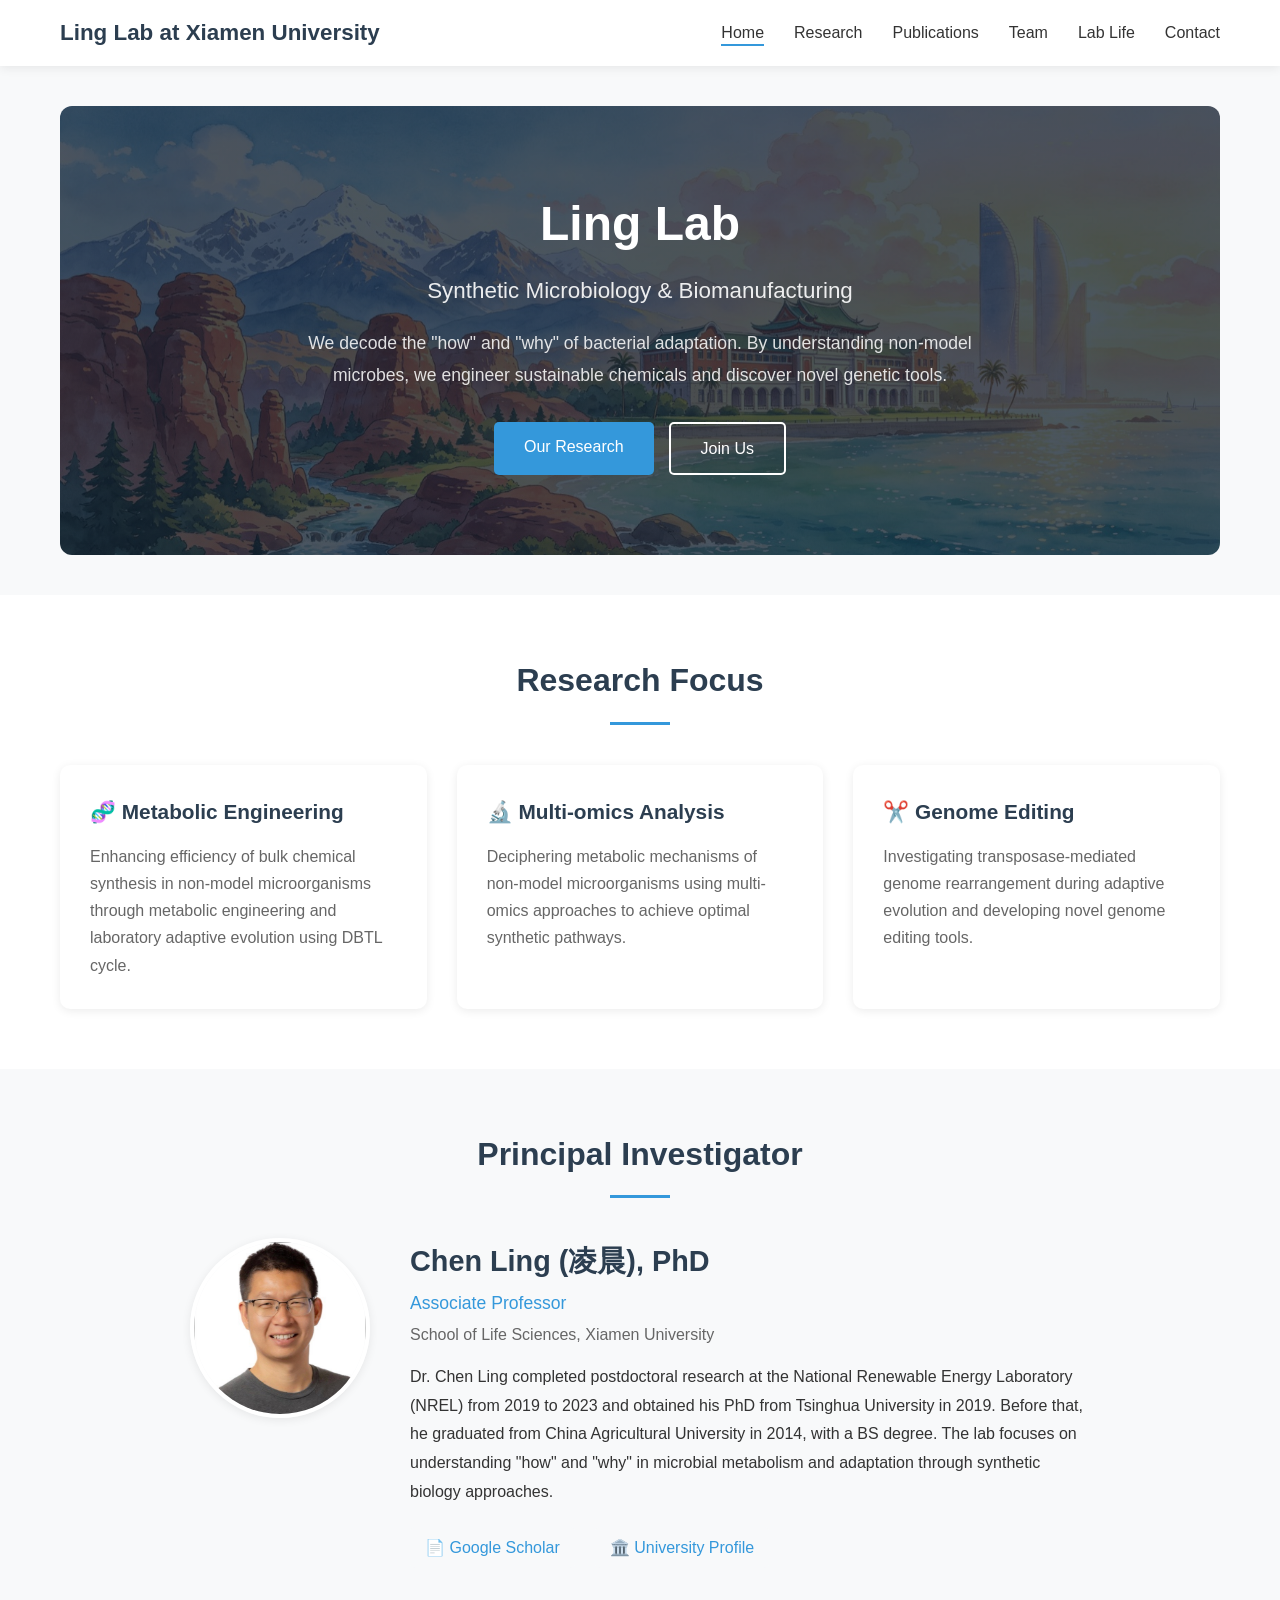
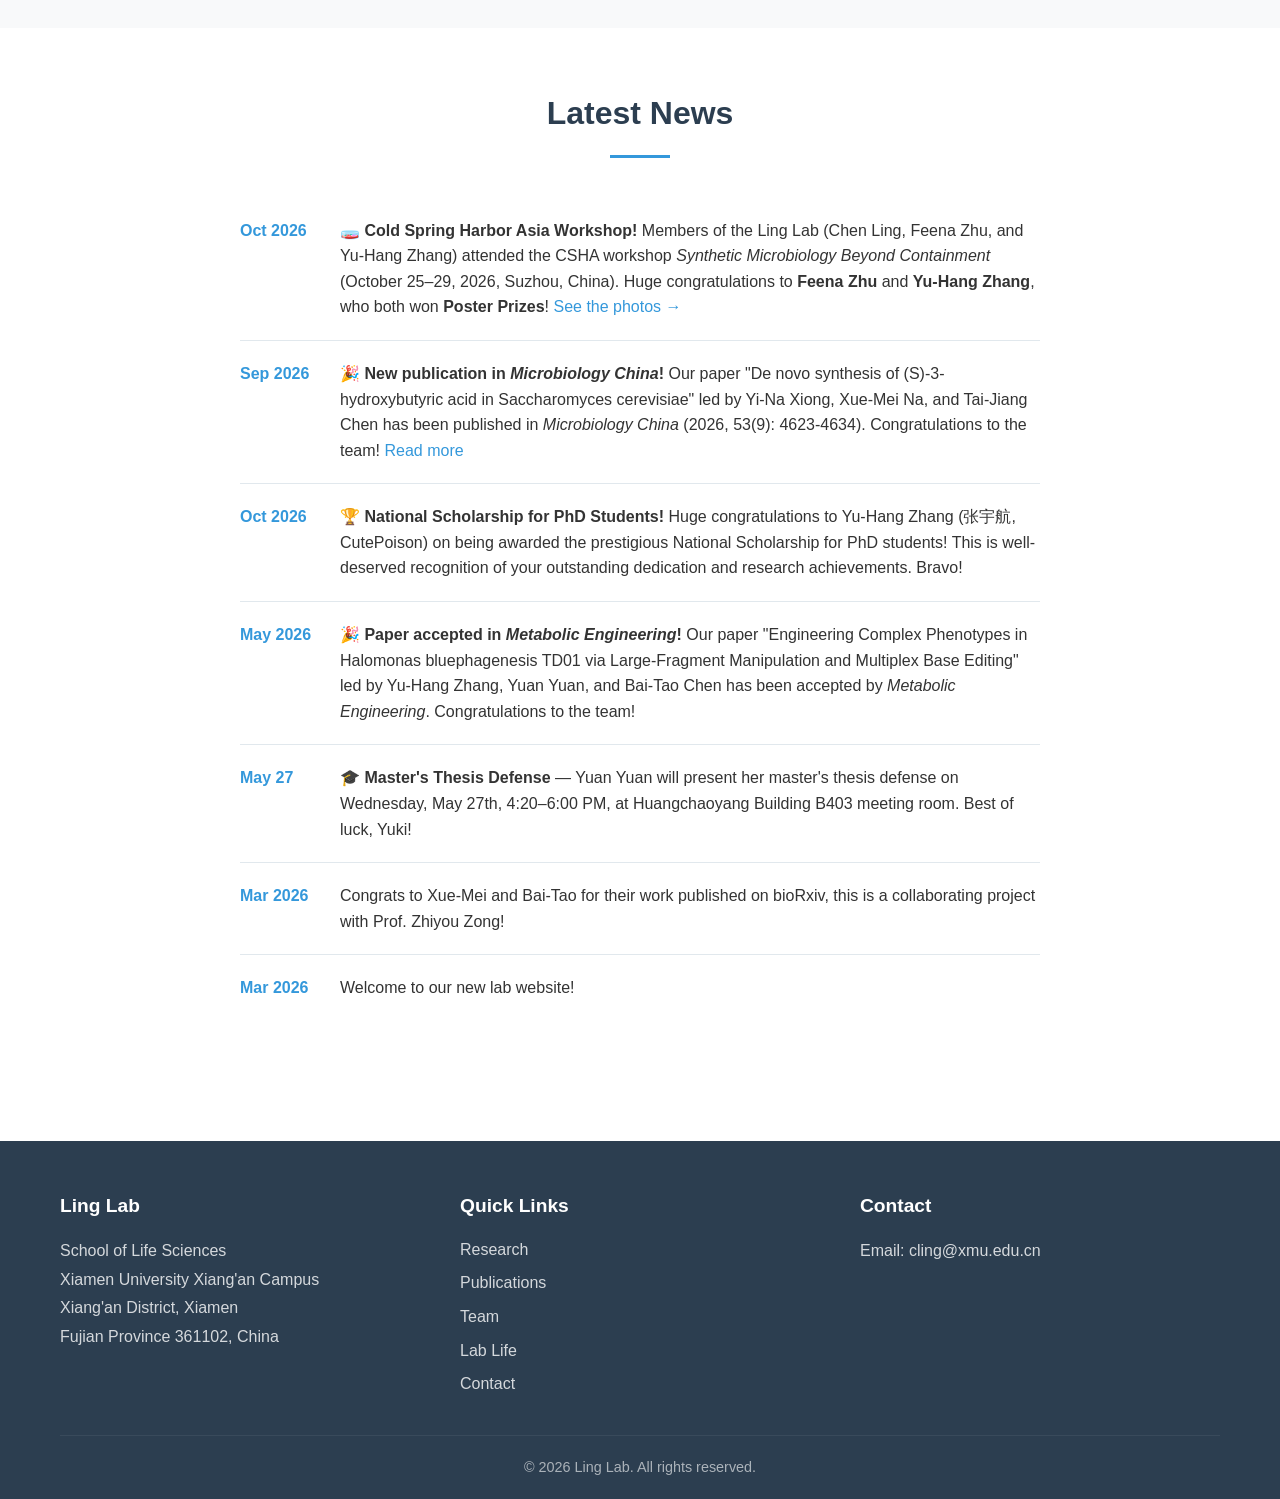
<file: index.html>
<!DOCTYPE html>
<html lang="en">
<head>
    <meta name="google-site-verification" content="lqvhTowZlFKCZRG9SeTE9qPdjonNHHuk9wwWH_MN2nc" />
    <meta charset="UTF-8">
    <meta name="viewport" content="width=device-width, initial-scale=1.0">
    <title>Ling Lab - Xiamen University</title>
    <meta name="description" content="Ling Lab at Xiamen University - Synthetic Biology, Metabolic Engineering, and Genome Editing">
    <link rel="stylesheet" href="css/style.css?v=20261009f">
    <link rel="preconnect" href="https://fonts.googleapis.com">
    <link rel="preconnect" href="https://fonts.gstatic.com" crossorigin>
    <link href="https://fonts.googleapis.com/css2?family=Inter:wght@300;400;500;600;700&display=swap" rel="stylesheet">
</head>
<body>
    <!-- Navigation -->
    <nav class="navbar">
        <div class="container">
            <div class="nav-brand">
                <a href="index.html">Ling Lab at Xiamen University</a>
            </div>
            <ul class="nav-menu">
                <li><a href="index.html" class="active">Home</a></li>
                <li><a href="research.html">Research</a></li>
                <li><a href="publications.html">Publications</a></li>
                <li><a href="team.html">Team</a></li>
                <li><a href="lab-life.html">Lab Life</a></li>
                <li><a href="contact.html">Contact</a></li>
            </ul>
        </div>
    </nav>

    <!-- Hero Section -->
    <section class="hero hero-home">
        <div class="container">
            <div class="hero-banner">
                <h1>Ling Lab</h1>
                <p class="hero-subtitle">Synthetic Microbiology & Biomanufacturing</p>
                <p class="hero-description">
                    We decode the "how" and "why" of bacterial adaptation. By understanding non-model microbes, we engineer sustainable chemicals and discover novel genetic tools.
                </p>
                <div class="hero-buttons">
                    <a href="research.html" class="btn btn-primary">Our Research</a>
                    <a href="contact.html" class="btn btn-secondary">Join Us</a>
                </div>
            </div>
        </div>
    </section>

    <!-- Research Overview -->
    <section class="section">
        <div class="container">
            <h2>Research Focus</h2>
            <div class="research-grid">
                <div class="research-card">
                    <h3>🧬 Metabolic Engineering</h3>
                    <p>Enhancing efficiency of bulk chemical synthesis in non-model microorganisms through metabolic engineering and laboratory adaptive evolution using DBTL cycle.</p>
                </div>
                <div class="research-card">
                    <h3>🔬 Multi-omics Analysis</h3>
                    <p>Deciphering metabolic mechanisms of non-model microorganisms using multi-omics approaches to achieve optimal synthetic pathways.</p>
                </div>
                <div class="research-card">
                    <h3>✂️ Genome Editing</h3>
                    <p>Investigating transposase-mediated genome rearrangement during adaptive evolution and developing novel genome editing tools.</p>
                </div>
            </div>
        </div>
    </section>

    <!-- PI Section -->
    <section class="section section-light">
        <div class="container">
            <h2>Principal Investigator</h2>
            <div class="pi-section" style="margin-top: 40px;">
                <img src="images/pi.jpg" alt="Chen Ling" class="pi-avatar">
                <div class="pi-info">
                    <h3>Chen Ling (凌晨), PhD</h3>
                    <p class="pi-title">Associate Professor </p>
                    <p class="pi-affiliation">School of Life Sciences, Xiamen University</p>
                    <p class="pi-bio">
                        Dr. Chen Ling completed postdoctoral research at the National Renewable Energy Laboratory (NREL) from 2019 to 2023 and obtained his PhD from Tsinghua University in 2019. Before that, he graduated from China Agricultural University in 2014, with a BS degree. The lab focuses on understanding "how" and "why" in microbial metabolism and adaptation through synthetic biology approaches.
                    </p>
                    <div class="pi-links">
                        <a href="https://scholar.google.com/citations?user=_sg0ZJgAAAAJ&hl=en" target="_blank">
                            📄 Google Scholar
                        </a>
                        <a href="https://life.xmu.edu.cn/info/1039/11561.htm" target="_blank">
                            🏛️ University Profile
                        </a>
                    </div>
                </div>
            </div>
        </div>
    </section>

    <!-- News Section -->
    <section class="section">
        <div class="container">
            <h2>Latest News</h2>
            <div class="news-list">
                <div class="news-item">
                    <span class="news-date">Oct 2026</span>
                    <p><strong>🧫 Cold Spring Harbor Asia Workshop!</strong> Members of the Ling Lab (Chen Ling, Feena Zhu, and Yu-Hang Zhang) attended the CSHA workshop <em>Synthetic Microbiology Beyond Containment</em> (October 25–29, 2026, Suzhou, China). Huge congratulations to <strong>Feena Zhu</strong> and <strong>Yu-Hang Zhang</strong>, who both won <strong>Poster Prizes</strong>! <a href="csha-workshop-2026.html">See the photos →</a></p>
                </div>

                <div class="news-item">
                    <span class="news-date">Sep 2026</span>
                    <p><strong>🎉 New publication in <em>Microbiology China</em>!</strong> Our paper "De novo synthesis of (S)-3-hydroxybutyric acid in Saccharomyces cerevisiae" led by Yi-Na Xiong, Xue-Mei Na, and Tai-Jiang Chen has been published in <em>Microbiology China</em> (2026, 53(9): 4623-4634). Congratulations to the team! <a href="https://doi.org/10.13344/j.microbiol.china.260438" target="_blank">Read more</a></p>
                </div>

                <div class="news-item">
                    <span class="news-date">Oct 2026</span>
                    <p><strong>🏆 National Scholarship for PhD Students!</strong> Huge congratulations to Yu-Hang Zhang (张宇航, CutePoison) on being awarded the prestigious National Scholarship for PhD students! This is well-deserved recognition of your outstanding dedication and research achievements. Bravo!</p>
                </div>

                <div class="news-item">
                    <span class="news-date">May 2026</span>
                    <p><strong>🎉 Paper accepted in <em>Metabolic Engineering</em>!</strong> Our paper "Engineering Complex Phenotypes in Halomonas bluephagenesis TD01 via Large-Fragment Manipulation and Multiplex Base Editing" led by Yu-Hang Zhang, Yuan Yuan, and Bai-Tao Chen has been accepted by <em>Metabolic Engineering</em>. Congratulations to the team!</p>
                </div>
                <div class="news-item">
                    <span class="news-date">May 27</span>
                    <p><strong>🎓 Master's Thesis Defense</strong> — Yuan Yuan will present her master's thesis defense on Wednesday, May 27th, 4:20–6:00 PM, at Huangchaoyang Building B403 meeting room. Best of luck, Yuki!</p>
                </div>
                <div class="news-item">
                    <span class="news-date">Mar 2026</span>
                    <p>Congrats to Xue-Mei and Bai-Tao for their work published on bioRxiv, this is a collaborating project with Prof. Zhiyou Zong!</p>
                </div>
                <div class="news-item">
                    <span class="news-date">Mar 2026</span>
                    <p>Welcome to our new lab website!</p>
                </div>
            </div>
        </div>
    </section>

    <!-- Footer -->
    <footer class="footer">
        <div class="container">
            <div class="footer-content">
                <div class="footer-section">
                    <h4>Ling Lab</h4>
                    <p>School of Life Sciences<br>Xiamen University Xiang'an Campus<br>Xiang'an District, Xiamen<br>Fujian Province 361102, China</p>
                </div>
                <div class="footer-section">
                    <h4>Quick Links</h4>
                    <ul>
                        <li><a href="research.html">Research</a></li>
                        <li><a href="publications.html">Publications</a></li>
                        <li><a href="team.html">Team</a></li>
                        <li><a href="lab-life.html">Lab Life</a></li>
                        <li><a href="contact.html">Contact</a></li>
                    </ul>
                </div>
                <div class="footer-section">
                    <h4>Contact</h4>
                    <p>Email: cling@xmu.edu.cn</p>
                </div>
            </div>
            <div class="footer-bottom">
                <p>&copy; 2026 Ling Lab. All rights reserved.</p>
            </div>
        </div>
    </footer>
</body>
</html>
</file>
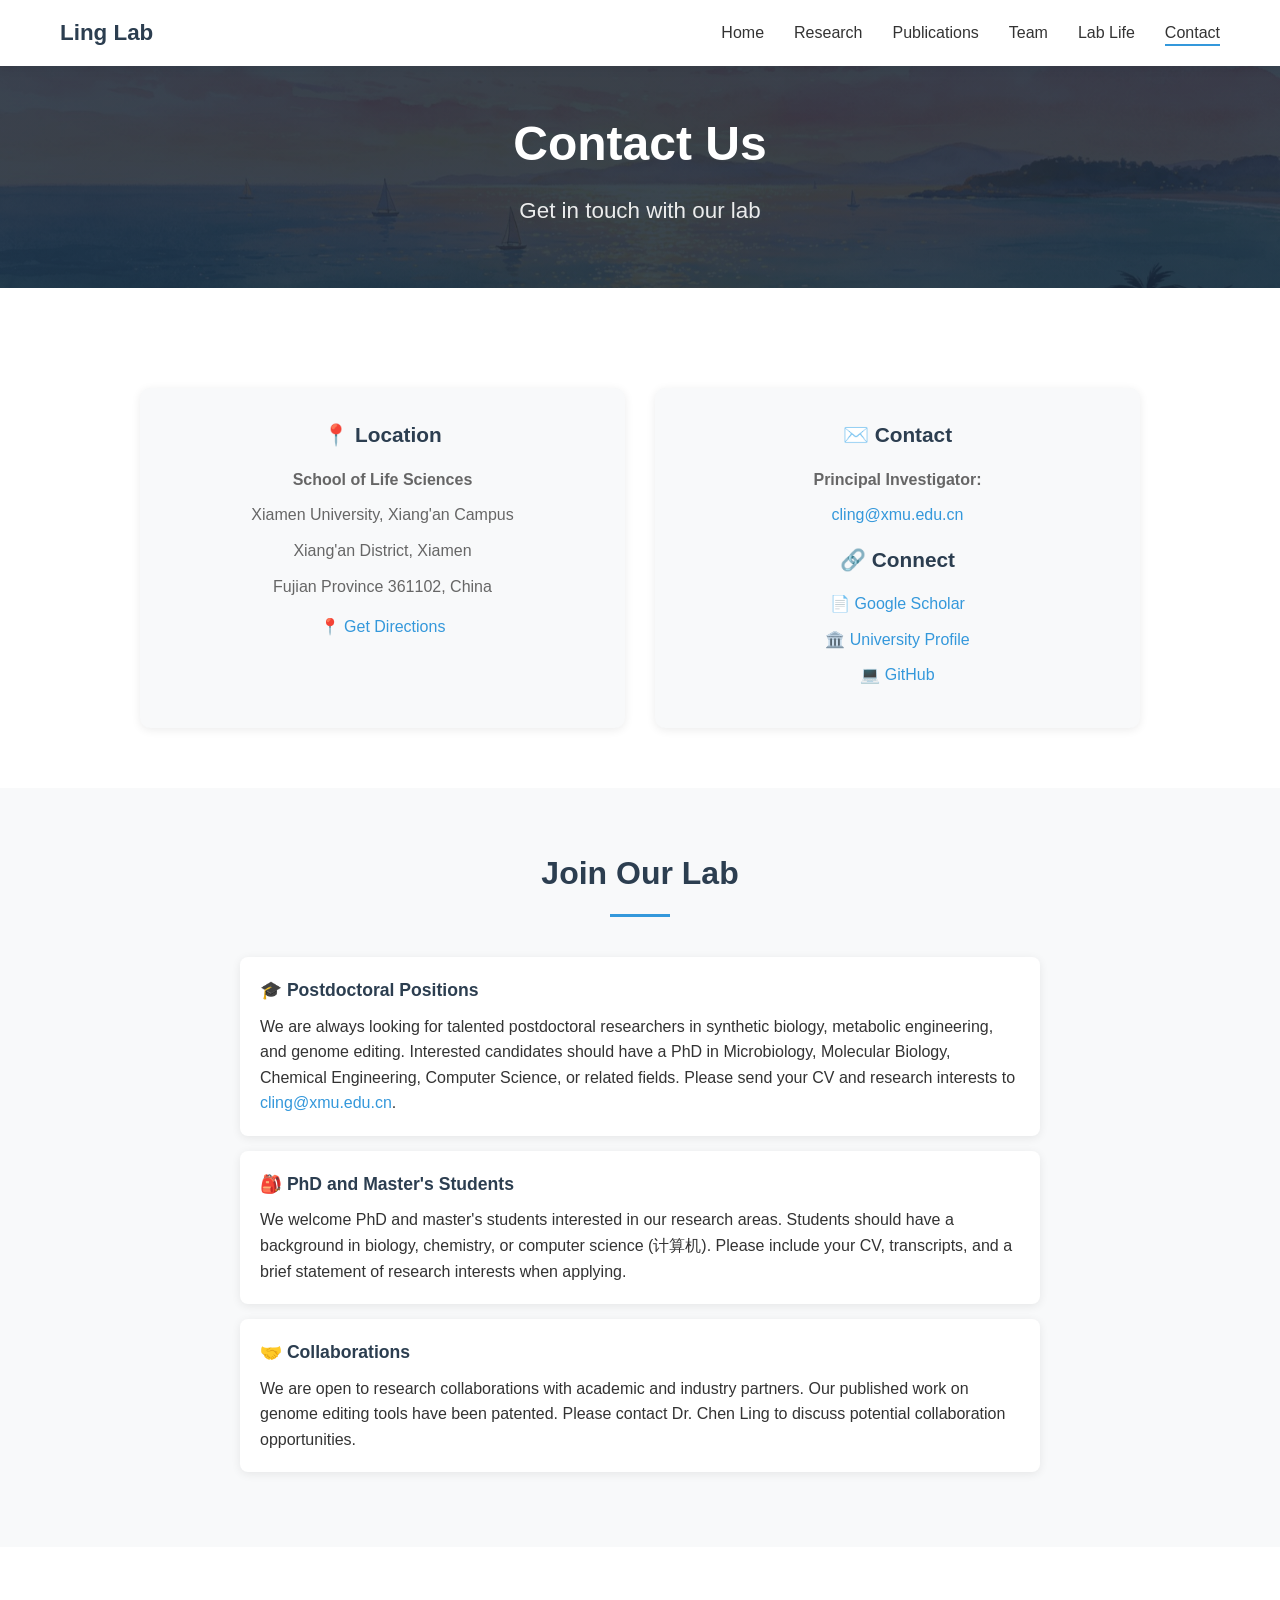
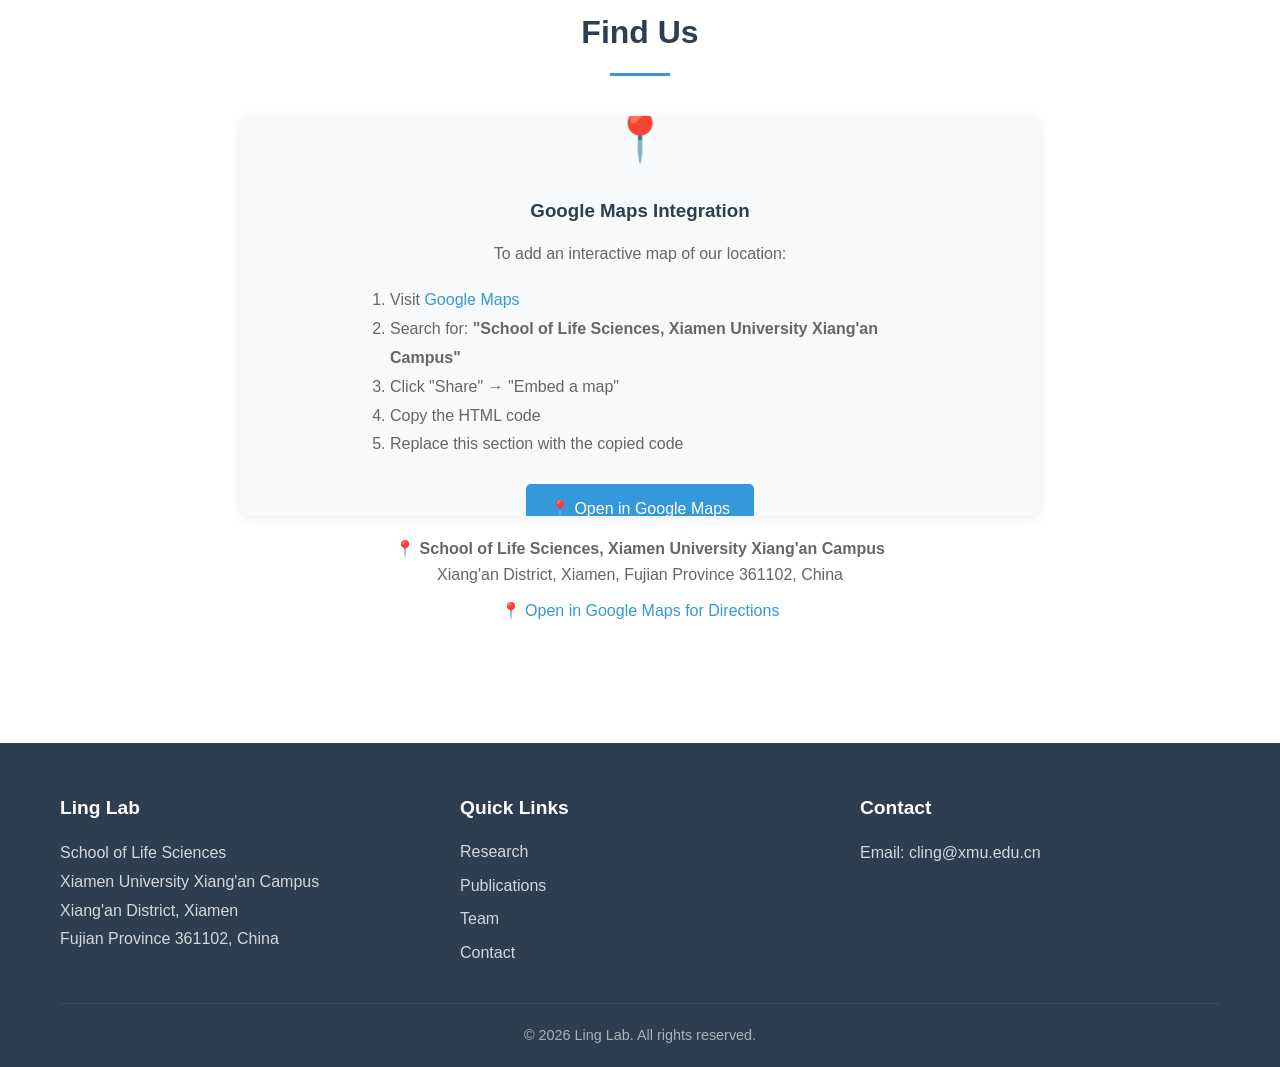
<file: contact.html>
<!DOCTYPE html>
<html lang="en">
<head>
    <meta charset="UTF-8">
    <meta name="viewport" content="width=device-width, initial-scale=1.0">
    <title>Contact - Ling Lab | Xiamen University</title>
    <meta name="description" content="Contact Ling Lab at Xiamen University">
    <link rel="stylesheet" href="css/style.css?v=20261009g">
    <link rel="preconnect" href="https://fonts.googleapis.com">
    <link rel="preconnect" href="https://fonts.gstatic.com" crossorigin>
    <link href="https://fonts.googleapis.com/css2?family=Inter:wght@300;400;500;600;700&display=swap" rel="stylesheet">
</head>
<body>
    <!-- Navigation -->
    <nav class="navbar">
        <div class="container">
            <div class="nav-brand">
                <a href="index.html">Ling Lab</a>
            </div>
            <ul class="nav-menu">
                <li><a href="index.html">Home</a></li>
                <li><a href="research.html">Research</a></li>
                <li><a href="publications.html">Publications</a></li>
                <li><a href="team.html">Team</a></li>
                <li><a href="lab-life.html">Lab Life</a></li>
                <li><a href="contact.html" class="active">Contact</a></li>
            </ul>
        </div>
    </nav>

    <!-- Hero -->
    <section class="hero hero-bg-coast" style="padding: 40px 0;">
        <div class="container">
            <h1>Contact Us</h1>
            <p class="hero-subtitle">Get in touch with our lab</p>
        </div>
    </section>

    <!-- Contact Information -->
    <section class="section">
        <div class="container">
            <div class="contact-grid">
                <div class="contact-card">
                    <h3>📍 Location</h3>
                    <p><strong>School of Life Sciences</strong></p>
                    <p>Xiamen University, Xiang'an Campus</p>
                    <p>Xiang'an District, Xiamen</p>
                    <p>Fujian Province 361102, China</p>
                    <p style="margin-top: 15px;">
                        <a href="https://maps.google.com/?q=School+of+Life+Sciences+Xiamen+University+Xiang'an+Campus" target="_blank">
                            📍 Get Directions
                        </a>
                    </p>
                </div>
                <div class="contact-card">
                    <h3>✉️ Contact</h3>
                    <p><strong>Principal Investigator:</strong></p>
                    <p><a href="mailto:cling@xmu.edu.cn">cling@xmu.edu.cn</a></p>
                    <p style="margin-top: 15px;
                
                </div>
                <div class="contact-card">
                    <h3>🔗 Connect</h3>
                    <p><a href="https://scholar.google.com/citations?user=_sg0ZJgAAAAJ&hl=en" target="_blank">📄 Google Scholar</a></p>
                    <p><a href="https://life.xmu.edu.cn/info/1039/11561.htm" target="_blank">🏛️ University Profile</a></p>
                    <p><a href="https://github.com/clingxmu" target="_blank">💻 GitHub</a></p>
                    
                </div>
            </div>
        </div>
    </section>

    <!-- Join Us -->
    <section class="section section-light">
        <div class="container">
            <h2>Join Our Lab</h2>
            <div style="max-width: 800px; margin: 30px auto 0;">
                <div class="pub-item">
                    <h3>🎓 Postdoctoral Positions</h3>
                    <p style="margin-top: 10px;">
                        We are always looking for talented postdoctoral researchers in synthetic biology, metabolic engineering, 
                        and genome editing. Interested candidates should have a PhD in Microbiology, Molecular Biology, 
                        Chemical Engineering, Computer Science, or related fields. Please send your CV and research interests to 
                        <a href="mailto:cling@xmu.edu.cn">cling@xmu.edu.cn</a>.
                    </p>
                </div>
                <div class="pub-item">
                    <h3>🎒 PhD and Master's Students</h3>
                    <p style="margin-top: 10px;">
                        We welcome PhD and master's students interested in our research areas. Students should have a background 
                        in biology, chemistry, or computer science (计算机). Please include your CV, transcripts, and a brief statement of 
                        research interests when applying.
                    </p>
                </div>
                <div class="pub-item">
                    <h3>🤝 Collaborations</h3>
                    <p style="margin-top: 10px;">
                        We are open to research collaborations with academic and industry partners. Our published work on genome editing tools have been patented. Please contact Dr. Chen Ling 
                        to discuss potential collaboration opportunities.
                    </p>
                </div>
            </div>
        </div>
    </section>

    <!-- Map Section -->
    <section class="section">
        <div class="container">
            <h2>Find Us</h2>
            <div style="max-width: 800px; margin: 30px auto 0;">
                <!-- Google Maps Integration Instructions -->
                <div class="map-container" style="background: var(--bg-light); display: flex; align-items: center; justify-content: center;">
                    <div style="text-align: center; padding: 40px;">
                        <div style="font-size: 3rem; margin-bottom: 20px;">📍</div>
                        <h3 style="color: var(--primary-color); margin-bottom: 15px;">Google Maps Integration</h3>
                        <p style="color: var(--text-light); margin-bottom: 20px;">
                            To add an interactive map of our location:
                        </p>
                        <div style="text-align: left; max-width: 500px; margin: 0 auto;">
                            <ol style="color: var(--text-light); line-height: 1.8;">
                                <li>Visit <a href="https://www.google.com/maps" target="_blank">Google Maps</a></li>
                                <li>Search for: <strong>"School of Life Sciences, Xiamen University Xiang'an Campus"</strong></li>
                                <li>Click "Share" → "Embed a map"</li>
                                <li>Copy the HTML code</li>
                                <li>Replace this section with the copied code</li>
                            </ol>
                        </div>
                        <p style="margin-top: 25px;">
                            <a href="https://www.google.com/maps/search/?api=1&query=School+of+Life+Sciences+Xiamen+University+Xiang'an+Campus+361102" 
                               target="_blank" 
                               style="display: inline-block; padding: 12px 24px; background: var(--secondary-color); color: white; text-decoration: none; border-radius: 5px; font-weight: 500;">
                                📍 Open in Google Maps
                            </a>
                        </p>
                    </div>
                </div>
                
                <!-- Alternative: Simple iframe with search query -->
                <!-- 
                <div class="map-container">
                    <iframe 
                        src="https://www.google.com/maps/embed/v1/place?key=YOUR_API_KEY&q=School+of+Life+Sciences+Xiamen+University+Xiang'an+Campus+361102" 
                        width="100%" 
                        height="400" 
                        style="border:0; border-radius: 10px;" 
                        allowfullscreen="" 
                        loading="lazy" 
                        referrerpolicy="no-referrer-when-downgrade">
                    </iframe>
                </div>
                -->
                
                <div style="margin-top: 20px; text-align: center;">
                    <p style="color: var(--text-light);">
                        <strong>📍 School of Life Sciences, Xiamen University Xiang'an Campus</strong><br>
                        Xiang'an District, Xiamen, Fujian Province 361102, China
                    </p>
                    <p style="margin-top: 10px;">
                        <a href="https://maps.google.com/?q=School+of+Life+Sciences+Xiamen+University+Xiang'an+Campus+361102" target="_blank" style="color: var(--secondary-color);">
                            📍 Open in Google Maps for Directions
                        </a>
                    </p>
                </div>
            </div>
        </div>
    </section>

    <!-- Footer -->
    <footer class="footer">
        <div class="container">
            <div class="footer-content">
                <div class="footer-section">
                    <h4>Ling Lab</h4>
                    <p>School of Life Sciences<br>Xiamen University Xiang'an Campus<br>Xiang'an District, Xiamen<br>Fujian Province 361102, China</p>
                </div>
                <div class="footer-section">
                    <h4>Quick Links</h4>
                    <ul>
                        <li><a href="research.html">Research</a></li>
                        <li><a href="publications.html">Publications</a></li>
                        <li><a href="team.html">Team</a></li>
                        <li><a href="contact.html">Contact</a></li>
                    </ul>
                </div>
                <div class="footer-section">
                    <h4>Contact</h4>
                    <p>Email: cling@xmu.edu.cn</p>
                </div>
            </div>
            <div class="footer-bottom">
                <p>&copy; 2026 Ling Lab. All rights reserved.</p>
            </div>
        </div>
    </footer>
</body>
</html>
</file>
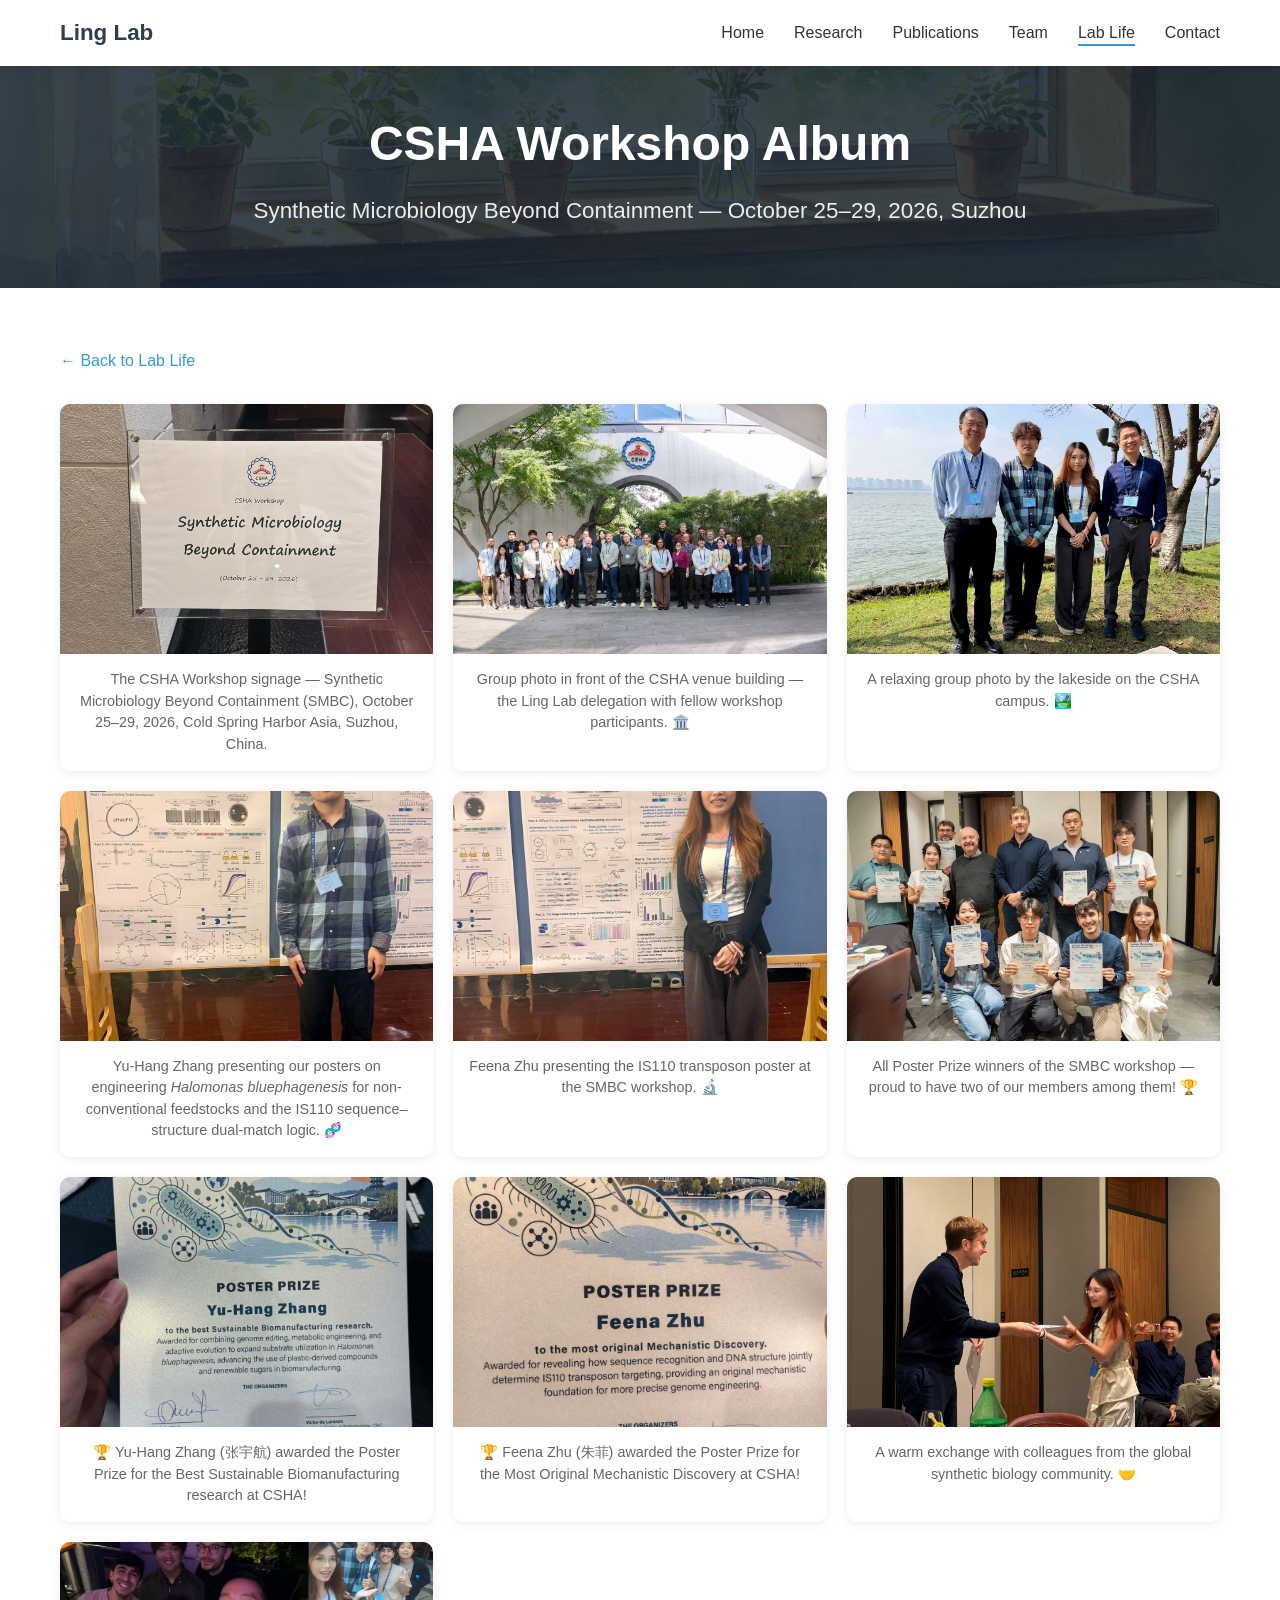
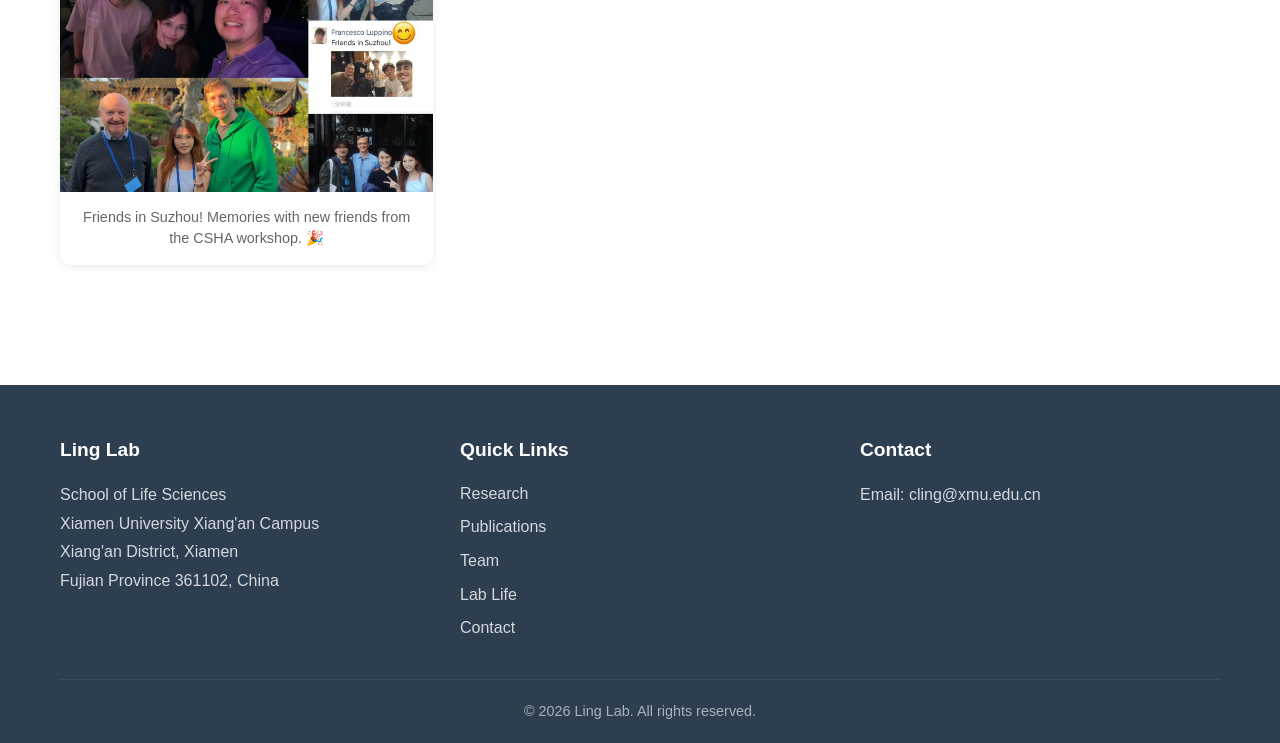
<file: csha-workshop-2026.html>
<!DOCTYPE html>
<html lang="en">
<head>
    <meta charset="UTF-8">
    <meta name="viewport" content="width=device-width, initial-scale=1.0">
    <title>CSHA Workshop Album - Ling Lab | Xiamen University</title>
    <meta name="description" content="CSHA Workshop Synthetic Microbiology Beyond Containment photo album - Ling Lab">
    <link rel="stylesheet" href="css/style.css?v=20261030">
    <link rel="preconnect" href="https://fonts.googleapis.com">
    <link rel="preconnect" href="https://fonts.gstatic.com" crossorigin>
    <link href="https://fonts.googleapis.com/css2?family=Inter:wght@300;400;500;600;700&display=swap" rel="stylesheet">
    <style>
        .photo-grid {
            display: grid;
            grid-template-columns: repeat(auto-fill, minmax(300px, 1fr));
            gap: 20px;
            margin-top: 30px;
        }
        .photo-card {
            background: white;
            border-radius: 10px;
            overflow: hidden;
            box-shadow: var(--shadow);
            transition: transform 0.3s ease, box-shadow 0.3s ease;
        }
        .photo-card:hover {
            transform: translateY(-5px);
            box-shadow: var(--shadow-hover);
        }
        .photo-card img {
            width: 100%;
            height: 250px;
            object-fit: cover;
            display: block;
        }
        .photo-card .photo-caption {
            padding: 15px;
            color: var(--text-light);
            font-size: 0.9rem;
            text-align: center;
            line-height: 1.5;
        }
        .album-back {
            margin-bottom: 20px;
        }
        .album-back a {
            color: var(--secondary-color);
            text-decoration: none;
        }
        .album-back a:hover {
            color: var(--primary-color);
        }
        @media (max-width: 768px) {
            .photo-card img {
                height: 200px;
            }
        }
    </style>
</head>
<body>
    <!-- Navigation -->
    <nav class="navbar">
        <div class="container">
            <div class="nav-brand">
                <a href="index.html">Ling Lab</a>
            </div>
            <ul class="nav-menu">
                <li><a href="index.html">Home</a></li>
                <li><a href="research.html">Research</a></li>
                <li><a href="publications.html">Publications</a></li>
                <li><a href="team.html">Team</a></li>
                <li><a href="lab-life.html" class="active">Lab Life</a></li>
                <li><a href="contact.html">Contact</a></li>
            </ul>
        </div>
    </nav>

    <!-- Hero -->
    <section class="hero hero-bg-window" style="padding: 40px 0;">
        <div class="container">
            <h1>CSHA Workshop Album</h1>
            <p class="hero-subtitle">Synthetic Microbiology Beyond Containment — October 25–29, 2026, Suzhou</p>
        </div>
    </section>

    <!-- Album -->
    <section class="section">
        <div class="container">
            <div class="album-back">
                <a href="lab-life.html">← Back to Lab Life</a>
            </div>
            <div class="photo-grid">
                <div class="photo-card">
                    <img src="images/csha-workshop-02.jpg" alt="CSHA workshop signage">
                    <div class="photo-caption">The CSHA Workshop signage — Synthetic Microbiology Beyond Containment (SMBC), October 25–29, 2026, Cold Spring Harbor Asia, Suzhou, China.</div>
                </div>
                <div class="photo-card">
                    <img src="images/csha-workshop-06.jpg" alt="Group photo at CSHA venue">
                    <div class="photo-caption">Group photo in front of the CSHA venue building — the Ling Lab delegation with fellow workshop participants. 🏛️</div>
                </div>
                <div class="photo-card">
                    <img src="images/csha-workshop-10.jpg" alt="Lakeside group photo">
                    <div class="photo-caption">A relaxing group photo by the lakeside on the CSHA campus. 🏞️</div>
                </div>
                <div class="photo-card">
                    <img src="images/csha-workshop-08.jpg" alt="Yu-Hang Zhang presenting posters">
                    <div class="photo-caption">Yu-Hang Zhang presenting our posters on engineering <i>Halomonas bluephagenesis</i> for non-conventional feedstocks and the IS110 sequence–structure dual-match logic. 🧬</div>
                </div>
                <div class="photo-card">
                    <img src="images/csha-workshop-09.jpg" alt="Feena Zhu presenting poster">
                    <div class="photo-caption">Feena Zhu presenting the IS110 transposon poster at the SMBC workshop. 🔬</div>
                </div>
                <div class="photo-card">
                    <img src="images/csha-workshop-05.jpg" alt="All poster prize winners">
                    <div class="photo-caption">All Poster Prize winners of the SMBC workshop — proud to have two of our members among them! 🏆</div>
                </div>
                <div class="photo-card">
                    <img src="images/csha-workshop-01.jpg" alt="Yu-Hang Zhang Poster Prize certificate">
                    <div class="photo-caption">🏆 Yu-Hang Zhang (张宇航) awarded the Poster Prize for the Best Sustainable Biomanufacturing research at CSHA!</div>
                </div>
                <div class="photo-card">
                    <img src="images/csha-workshop-07.jpg" alt="Feena Zhu Poster Prize certificate">
                    <div class="photo-caption">🏆 Feena Zhu (朱菲) awarded the Poster Prize for the Most Original Mechanistic Discovery at CSHA!</div>
                </div>
                <div class="photo-card">
                    <img src="images/csha-workshop-03.jpg" alt="Exchange with colleagues">
                    <div class="photo-caption">A warm exchange with colleagues from the global synthetic biology community. 🤝</div>
                </div>
                <div class="photo-card">
                    <img src="images/csha-workshop-04.jpg" alt="Friends in Suzhou">
                    <div class="photo-caption">Friends in Suzhou! Memories with new friends from the CSHA workshop. 🎉</div>
                </div>
            </div>
        </div>
    </section>

    <!-- Footer -->
    <footer class="footer">
        <div class="container">
            <div class="footer-content">
                <div class="footer-section">
                    <h4>Ling Lab</h4>
                    <p>School of Life Sciences<br>Xiamen University Xiang'an Campus<br>Xiang'an District, Xiamen<br>Fujian Province 361102, China</p>
                </div>
                <div class="footer-section">
                    <h4>Quick Links</h4>
                    <ul>
                        <li><a href="research.html">Research</a></li>
                        <li><a href="publications.html">Publications</a></li>
                        <li><a href="team.html">Team</a></li>
                        <li><a href="lab-life.html">Lab Life</a></li>
                        <li><a href="contact.html">Contact</a></li>
                    </ul>
                </div>
                <div class="footer-section">
                    <h4>Contact</h4>
                    <p>Email: cling@xmu.edu.cn</p>
                </div>
            </div>
            <div class="footer-bottom">
                <p>&copy; 2026 Ling Lab. All rights reserved.</p>
            </div>
        </div>
    </footer>
</body>
</html>
</file>
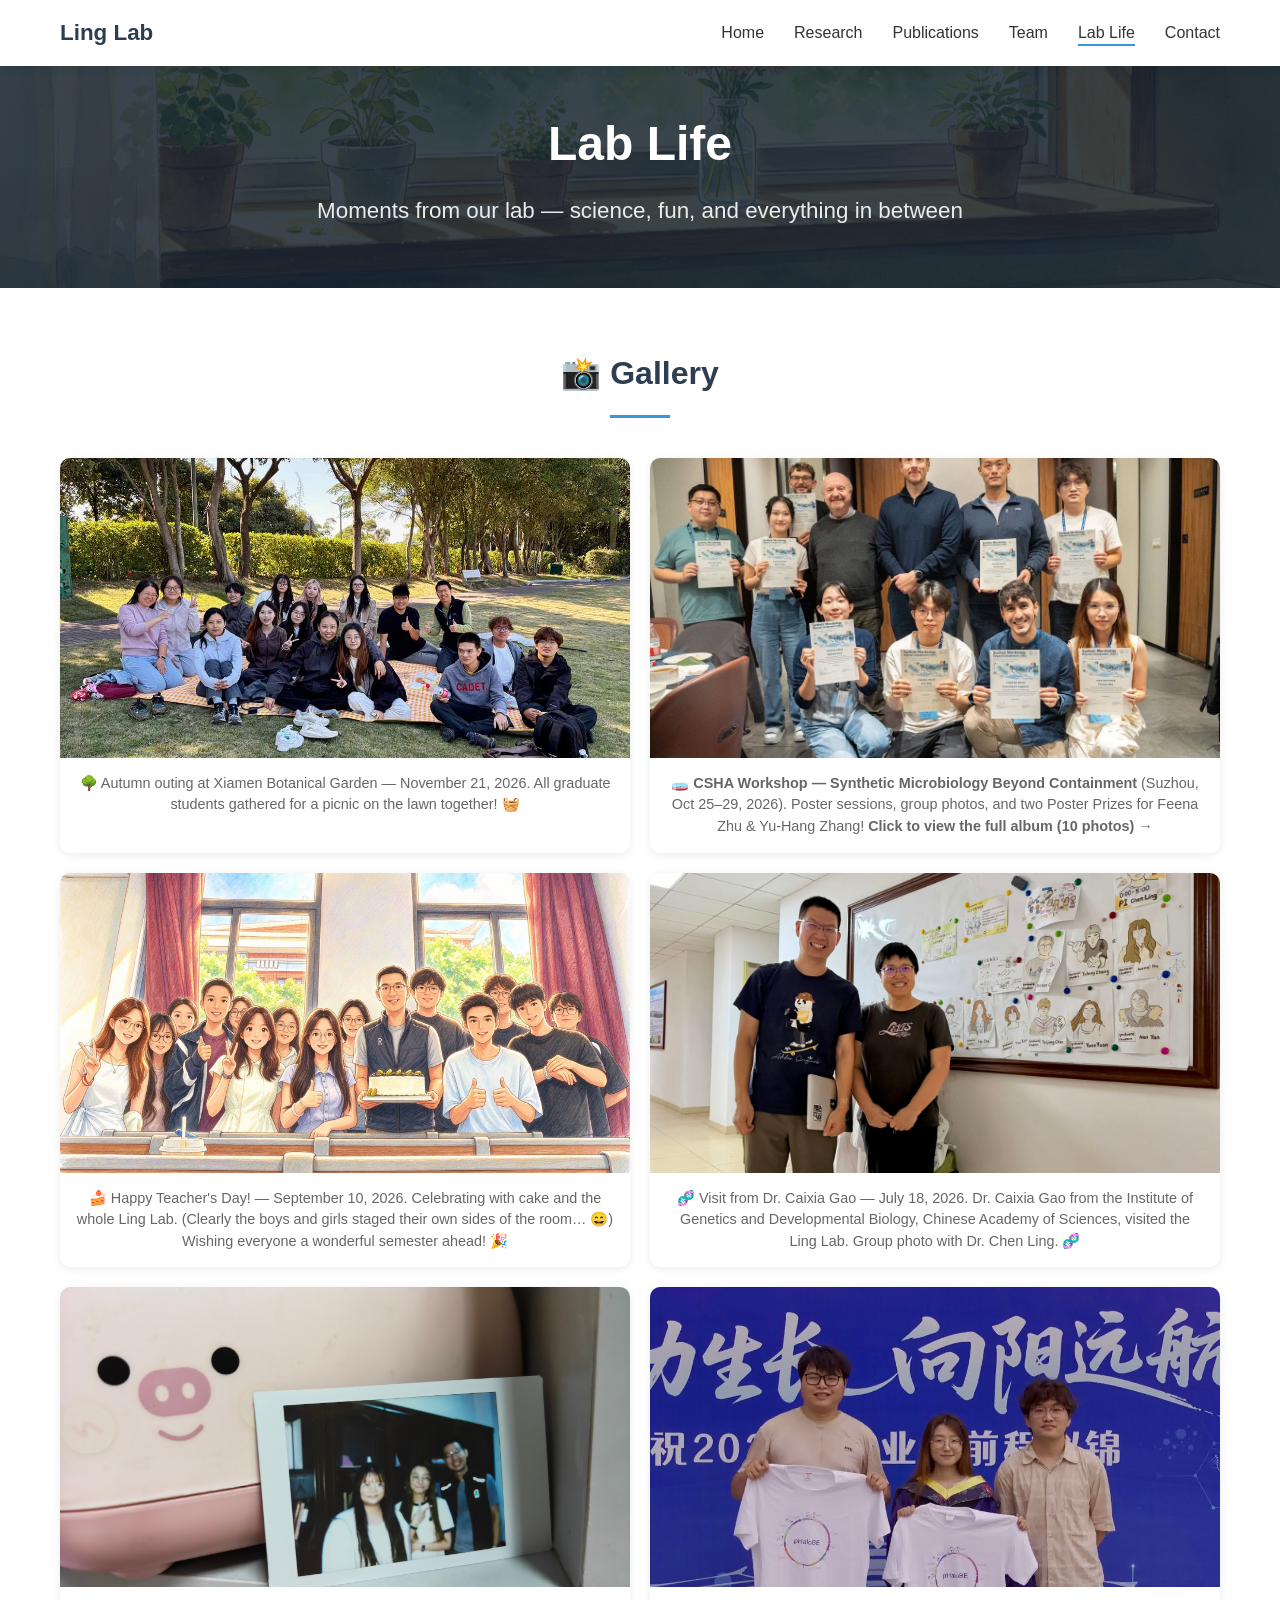
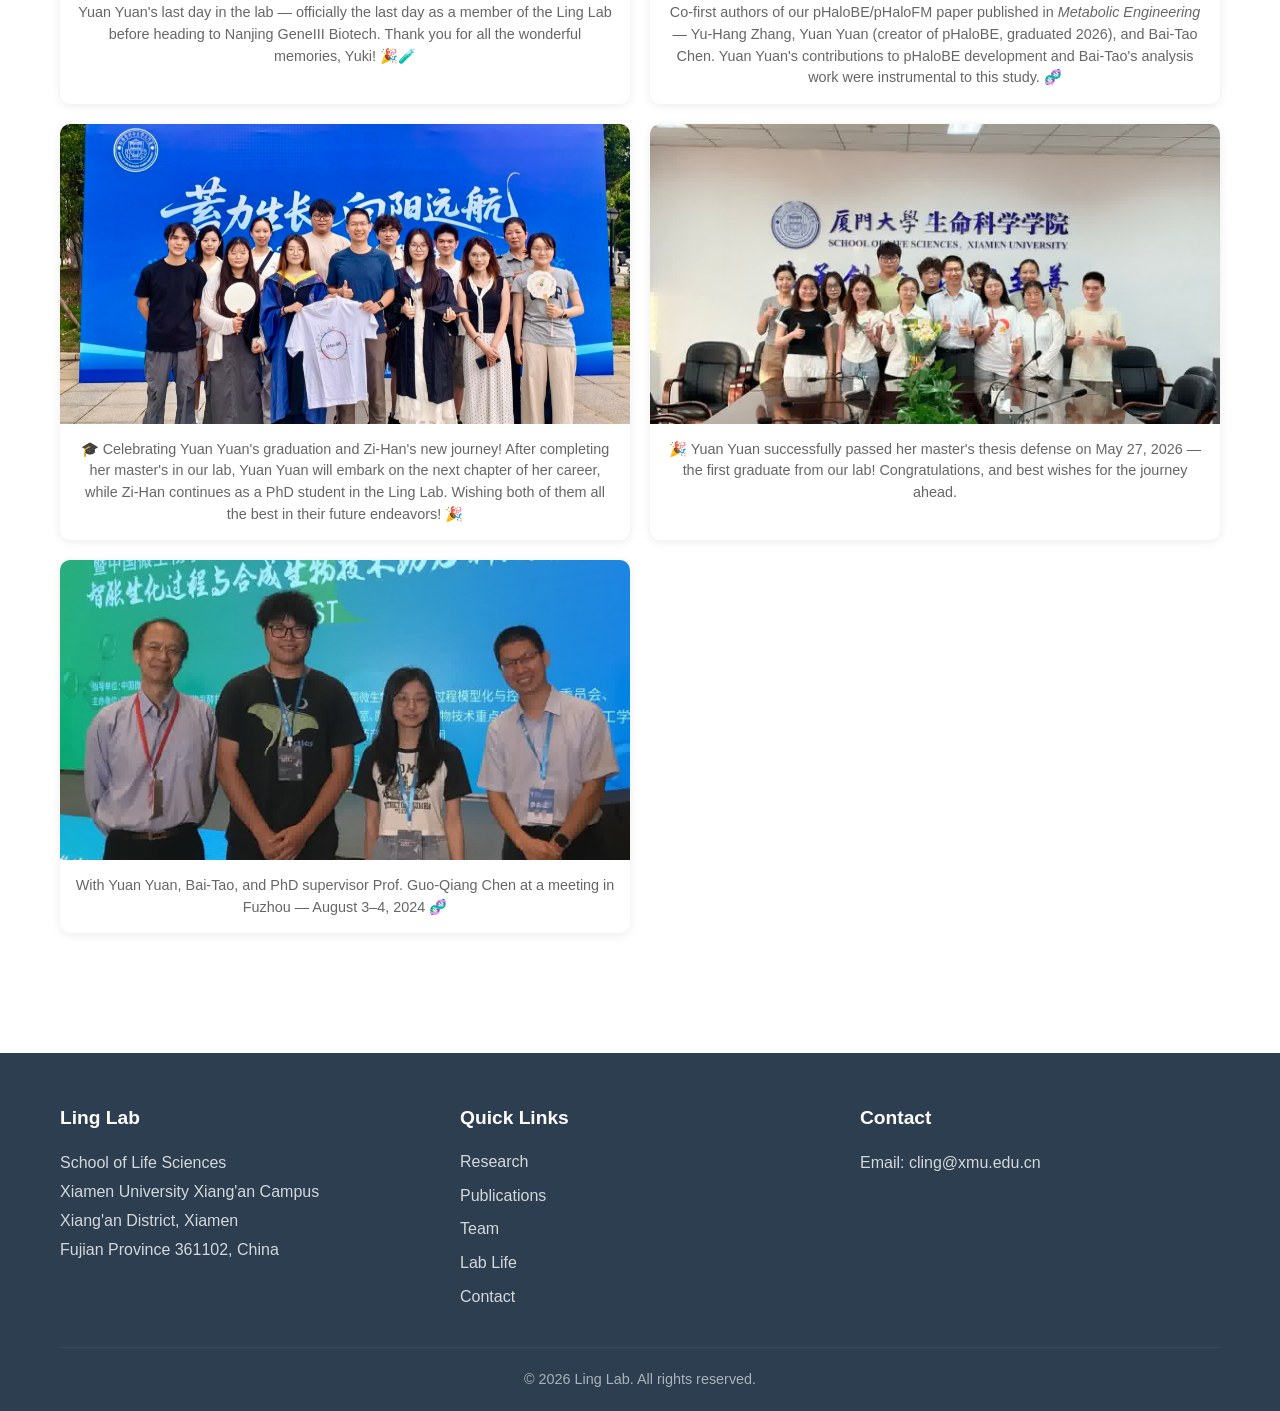
<file: lab-life.html>
<!DOCTYPE html>
<html lang="en">
<head>
    <meta charset="UTF-8">
    <meta name="viewport" content="width=device-width, initial-scale=1.0">
    <title>Lab Life - Ling Lab | Xiamen University</title>
    <meta name="description" content="Lab life and activities at Ling Lab, Xiamen University">
    <link rel="stylesheet" href="css/style.css?v=20261009g">
    <link rel="preconnect" href="https://fonts.googleapis.com">
    <link rel="preconnect" href="https://fonts.gstatic.com" crossorigin>
    <link href="https://fonts.googleapis.com/css2?family=Inter:wght@300;400;500;600;700&display=swap" rel="stylesheet">
    <style>
        /* Lab Life Gallery Styles */
        .photo-grid {
            display: grid;
            grid-template-columns: repeat(auto-fill, minmax(300px, 1fr));
            gap: 20px;
            margin-top: 30px;
        }

        .photo-card {
            background: white;
            border-radius: 10px;
            overflow: hidden;
            box-shadow: var(--shadow);
            transition: transform 0.3s ease, box-shadow 0.3s ease;
        }

        .photo-card:hover {
            transform: translateY(-5px);
            box-shadow: var(--shadow-hover);
        }

        .photo-card img {
            width: 100%;
            height: 250px;
            object-fit: cover;
            display: block;
        }

        .photo-card .photo-caption {
            padding: 15px;
            color: var(--text-light);
            font-size: 0.9rem;
            text-align: center;
            line-height: 1.5;
        }

        .photo-grid-wide {
            display: grid;
            grid-template-columns: repeat(auto-fill, minmax(400px, 1fr));
            gap: 20px;
            margin-top: 30px;
        }

        .photo-card-wide {
            background: white;
            border-radius: 10px;
            overflow: hidden;
            box-shadow: var(--shadow);
            transition: transform 0.3s ease, box-shadow 0.3s ease;
        }

        .photo-card-wide:hover {
            transform: translateY(-5px);
            box-shadow: var(--shadow-hover);
        }

        .photo-card-wide img {
            width: 100%;
            height: 300px;
            object-fit: cover;
            display: block;
        }

        .photo-card-wide .photo-caption {
            padding: 15px;
            color: var(--text-light);
            font-size: 0.9rem;
            text-align: center;
            line-height: 1.5;
        }

        @media (max-width: 768px) {
            .photo-grid-wide {
                grid-template-columns: 1fr;
            }
            .photo-card-wide img {
                height: 220px;
            }
            .photo-card img {
                height: 200px;
            }
        }
    </style>
</head>
<body>
    <!-- Navigation -->
    <nav class="navbar">
        <div class="container">
            <div class="nav-brand">
                <a href="index.html">Ling Lab</a>
            </div>
            <ul class="nav-menu">
                <li><a href="index.html">Home</a></li>
                <li><a href="research.html">Research</a></li>
                <li><a href="publications.html">Publications</a></li>
                <li><a href="team.html">Team</a></li>
                <li><a href="lab-life.html" class="active">Lab Life</a></li>
                <li><a href="contact.html">Contact</a></li>
            </ul>
        </div>
    </nav>

    <!-- Hero -->
    <section class="hero hero-bg-window" style="padding: 40px 0;">
        <div class="container">
            <h1>Lab Life</h1>
            <p class="hero-subtitle">Moments from our lab — science, fun, and everything in between</p>
        </div>
    </section>

    <!-- Photo Gallery Section -->
    <section class="section">
        <div class="container">
            <h2>📸 Gallery</h2>
            <div class="photo-grid-wide" id="photo-gallery">
                <div class="photo-card-wide">
                    <img src="images/botanical-garden-picnic.jpg" alt="Autumn picnic at Xiamen Botanical Garden">
                    <div class="photo-caption">🌳 Autumn outing at Xiamen Botanical Garden — November 21, 2026. All graduate students gathered for a picnic on the lawn together! 🧺</div>
                </div>
                <a href="csha-workshop-2026.html" class="photo-card-wide" style="text-decoration: none; display: block; color: inherit;">
                    <img src="images/csha-workshop-05.jpg" alt="CSHA Workshop album">
                    <div class="photo-caption">🧫 <strong>CSHA Workshop — Synthetic Microbiology Beyond Containment</strong> (Suzhou, Oct 25–29, 2026). Poster sessions, group photos, and two Poster Prizes for Feena Zhu &amp; Yu-Hang Zhang! <strong>Click to view the full album (10 photos) →</strong></div>
                </a>
                <div class="photo-card-wide">
                    <img src="images/teachers-day-2026.jpg" alt="Teacher's Day 2026 group photo">
                    <div class="photo-caption">🍰 Happy Teacher's Day! — September 10, 2026. Celebrating with cake and the whole Ling Lab. (Clearly the boys and girls staged their own sides of the room… 😄) Wishing everyone a wonderful semester ahead! 🎉</div>
                </div>

                <div class="photo-card-wide">
                    <img src="images/gaocaixia-visit.jpg" alt="高彩霞研究员访问实验室">
                    <div class="photo-caption">🧬 Visit from Dr. Caixia Gao — July 18, 2026. Dr. Caixia Gao from the Institute of Genetics and Developmental Biology, Chinese Academy of Sciences, visited the Ling Lab. Group photo with Dr. Chen Ling. 🧬</div>
                </div>
                <div class="photo-card-wide">
                    <img src="images/yuan-yuan-last-day.jpg" alt="Yuan Yuan's last day in the lab">
                    <div class="photo-caption">Yuan Yuan's last day in the lab — officially the last day as a member of the Ling Lab before heading to Nanjing GeneIII Biotech. Thank you for all the wonderful memories, Yuki! 🎉🧪</div>
                </div>
                <div class="photo-card-wide">
                    <img src="images/three-authors-phalobe.jpg" alt="Co-first authors of pHaloBE/pHaloFM paper">
                    <div class="photo-caption">Co-first authors of our pHaloBE/pHaloFM paper published in <i>Metabolic Engineering</i> — Yu-Hang Zhang, Yuan Yuan (creator of pHaloBE, graduated 2026), and Bai-Tao Chen. Yuan Yuan's contributions to pHaloBE development and Bai-Tao's analysis work were instrumental to this study. 🧬</div>
                </div>
                <div class=photo-card-wide>
                    <img src="images/graduation-yuan-yuan-zihan.jpg" alt="Graduation celebration - Yuan Yuan and Zi-Han">
                    <div class="photo-caption">🎓 Celebrating Yuan Yuan's graduation and Zi-Han's new journey! After completing her master's in our lab, Yuan Yuan will embark on the next chapter of her career, while Zi-Han continues as a PhD student in the Ling Lab. Wishing both of them all the best in their future endeavors! 🎉</div>
                </div>
                <div class="photo-card-wide">
                    <img src="images/yuan-yuan-defense.jpg" alt="Yuan Yuan's master's thesis defense">
                    <div class="photo-caption">🎉 Yuan Yuan successfully passed her master's thesis defense on May 27, 2026 — the first graduate from our lab! Congratulations, and best wishes for the journey ahead.</div>
                </div>
                <div class="photo-card-wide">
                    <img src="images/lab-life-meeting-fuzhou.jpg" alt="Group meeting in Fuzhou, Aug 2024">
                    <div class="photo-caption">With Yuan Yuan, Bai-Tao, and PhD supervisor Prof. Guo-Qiang Chen at a meeting in Fuzhou — August 3–4, 2024 🧬</div>
                </div>
            </div>
        </div>
    </section>

    <!-- Footer -->
    <footer class="footer">
        <div class="container">
            <div class="footer-content">
                <div class="footer-section">
                    <h4>Ling Lab</h4>
                    <p>School of Life Sciences<br>Xiamen University Xiang'an Campus<br>Xiang'an District, Xiamen<br>Fujian Province 361102, China</p>
                </div>
                <div class="footer-section">
                    <h4>Quick Links</h4>
                    <ul>
                        <li><a href="research.html">Research</a></li>
                        <li><a href="publications.html">Publications</a></li>
                        <li><a href="team.html">Team</a></li>
                        <li><a href="lab-life.html">Lab Life</a></li>
                        <li><a href="contact.html">Contact</a></li>
                    </ul>
                </div>
                <div class="footer-section">
                    <h4>Contact</h4>
                    <p>Email: cling@xmu.edu.cn</p>
                </div>
            </div>
            <div class="footer-bottom">
                <p>&copy; 2026 Ling Lab. All rights reserved.</p>
            </div>
        </div>
    </footer>
</body>
</html>
</file>
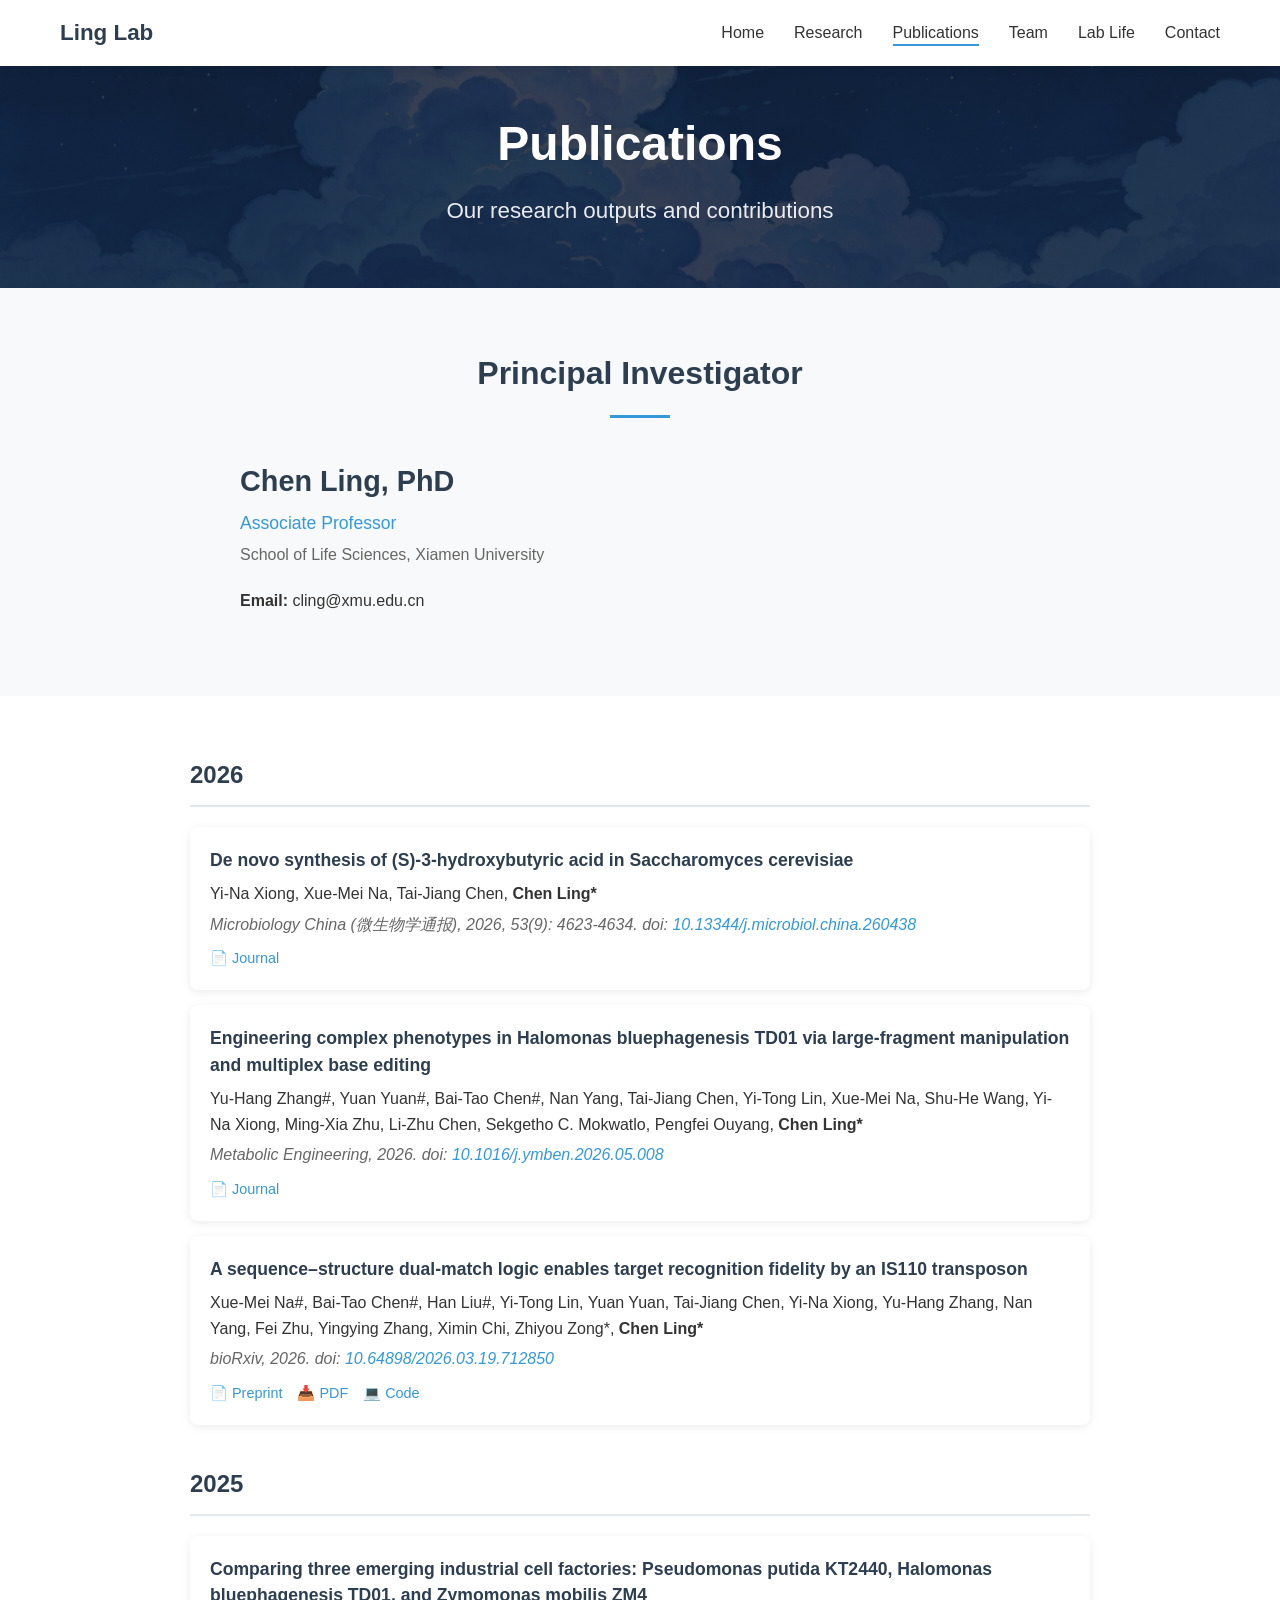
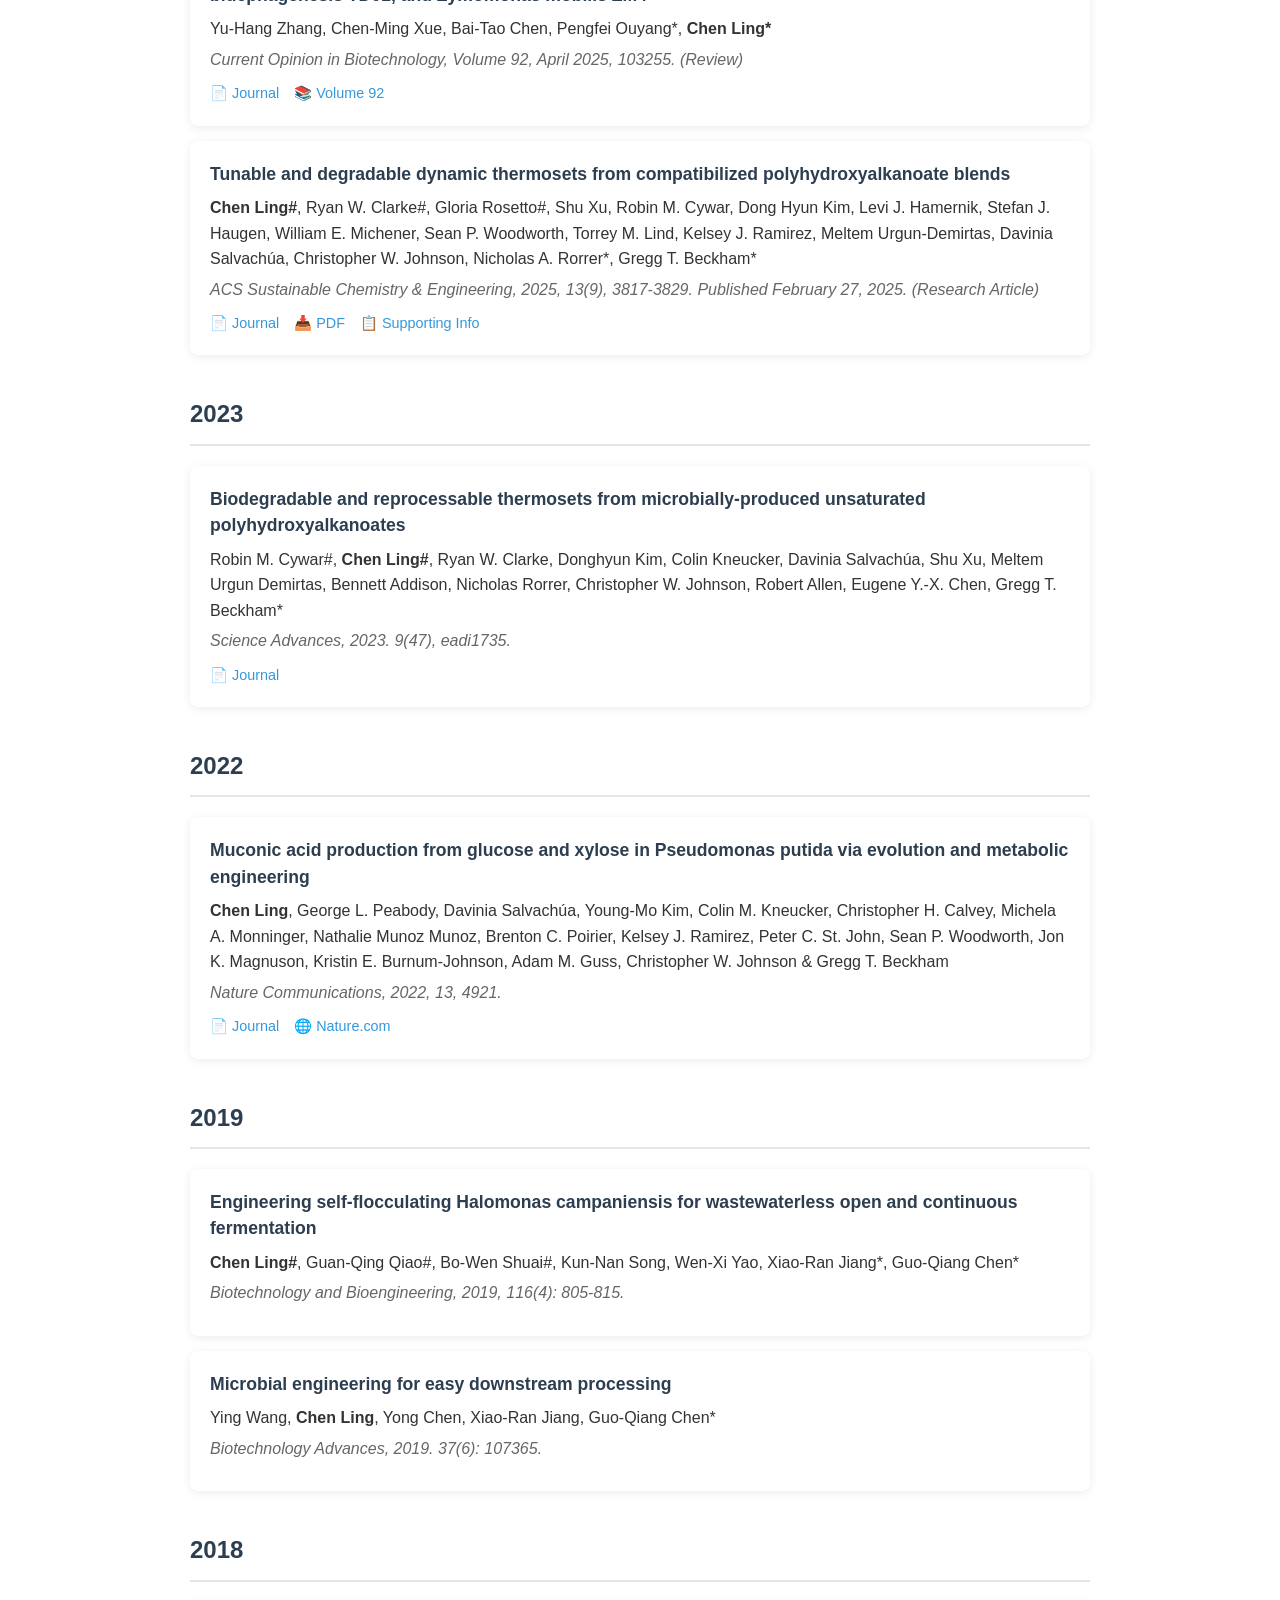
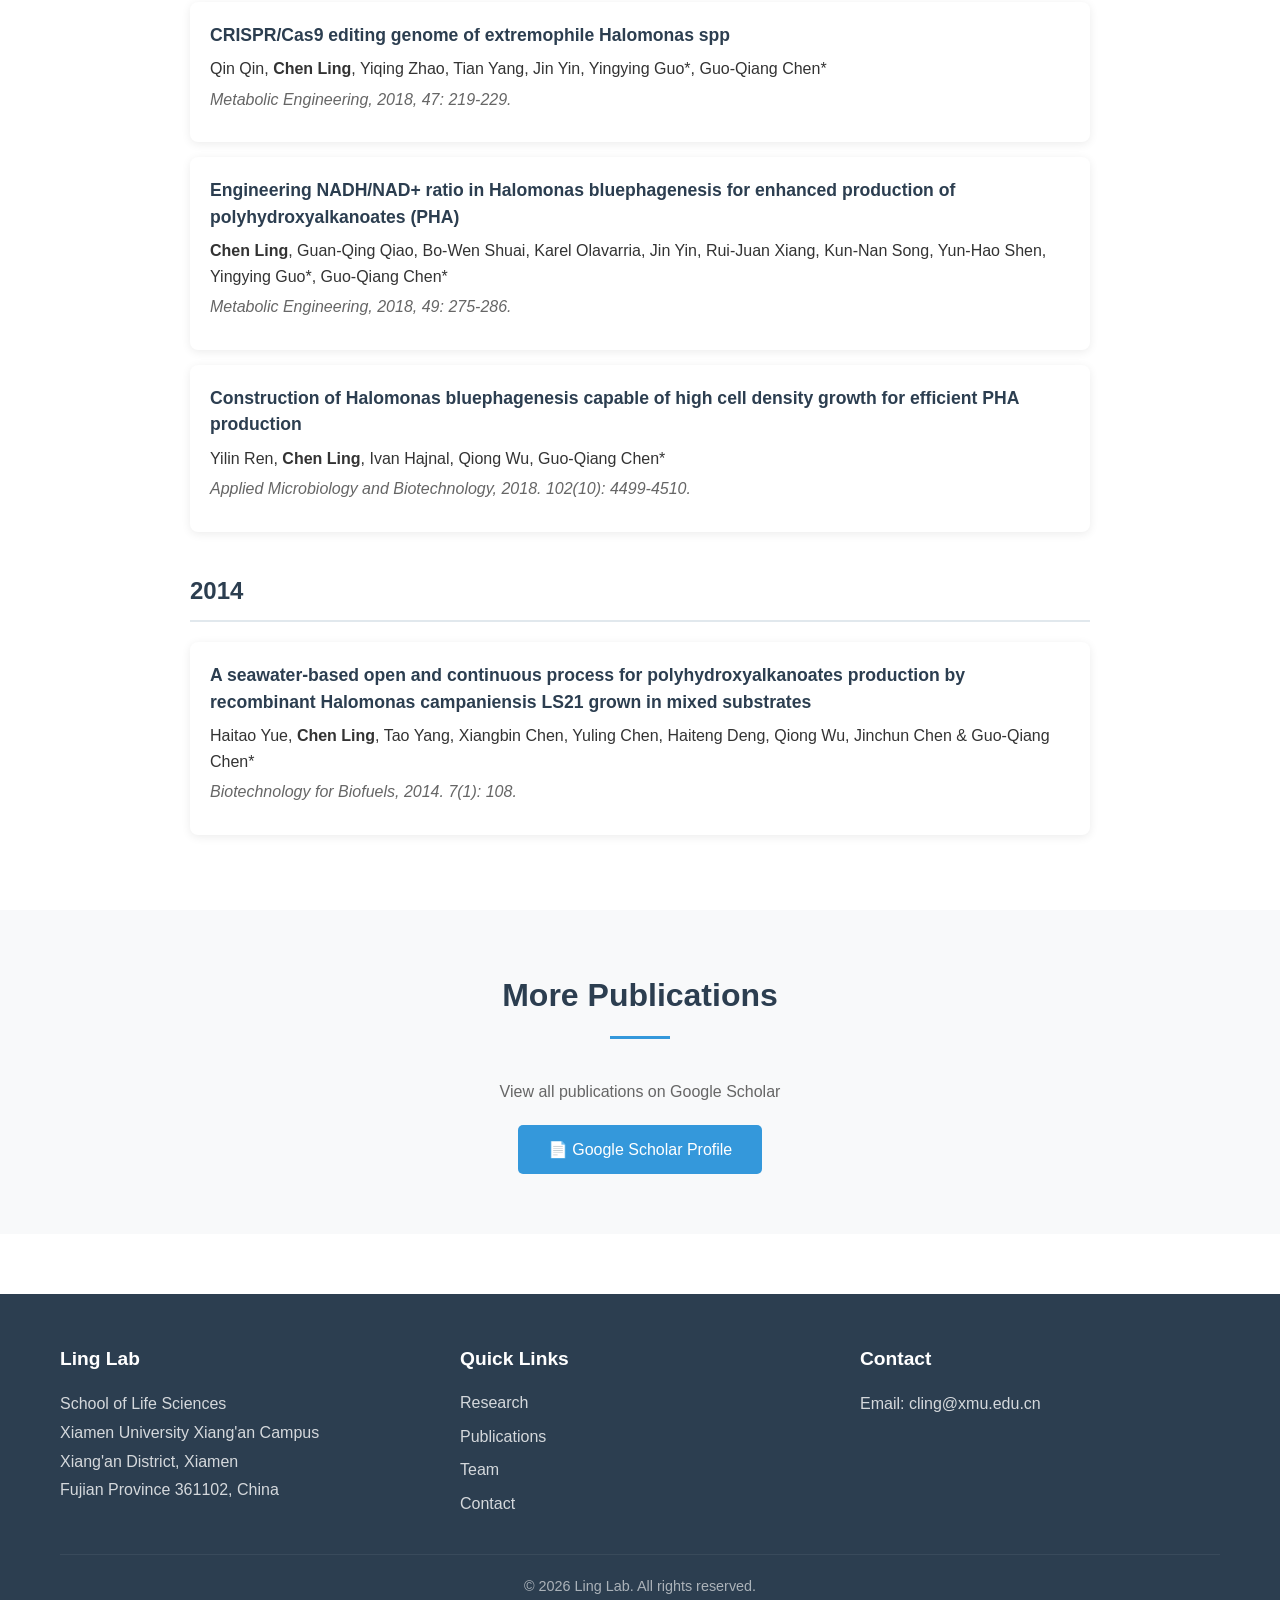
<file: publications.html>
<!DOCTYPE html>
<html lang="en">
<head>
    <meta charset="UTF-8">
    <meta name="viewport" content="width=device-width, initial-scale=1.0">
    <title>Publications - Ling Lab | Xiamen University</title>
    <meta name="description" content="Publications from Ling Lab - Selected papers and research outputs">
    <link rel="stylesheet" href="css/style.css?v=20261017">
    <link rel="preconnect" href="https://fonts.googleapis.com">
    <link rel="preconnect" href="https://fonts.gstatic.com" crossorigin>
    <link href="https://fonts.googleapis.com/css2?family=Inter:wght@300;400;500;600;700&display=swap" rel="stylesheet">
</head>
<body>
    <!-- Navigation -->
    <nav class="navbar">
        <div class="container">
            <div class="nav-brand">
                <a href="index.html">Ling Lab</a>
            </div>
            <ul class="nav-menu">
                <li><a href="index.html">Home</a></li>
                <li><a href="research.html">Research</a></li>
                <li><a href="publications.html" class="active">Publications</a></li>
                <li><a href="team.html">Team</a></li>
                <li><a href="lab-life.html">Lab Life</a></li>
                <li><a href="contact.html">Contact</a></li>
            </ul>
        </div>
    </nav>

    <!-- Hero -->
    <section class="hero hero-bg-night" style="padding: 40px 0;">
        <div class="container">
            <h1>Publications</h1>
            <p class="hero-subtitle">Our research outputs and contributions</p>
        </div>
    </section>

    <!-- PI Profile -->
    <section class="section section-light">
        <div class="container">
            <h2>Principal Investigator</h2>
            <div class="pi-section" style="max-width: 800px; margin: 30px auto 0;">
                <div class="pi-info">
                    <h3>Chen Ling, PhD</h3>
                    <p class="pi-title">Associate Professor</p>
                    <p class="pi-affiliation">School of Life Sciences, Xiamen University</p>
                    <p class="pi-bio" style="margin-top: 20px;">
                        <strong>Email:</strong> cling@xmu.edu.cn<br>
                        
                    </p>
                </div>
            </div>
        </div>
    </section>

    <!-- Publications List -->
    <section class="section">
        <div class="container">
            <div class="pub-list">
                <!-- 2026 -->
                <h3 class="pub-year">2026</h3>
                <div class="pub-item">
                    <h3>De novo synthesis of (S)-3-hydroxybutyric acid in Saccharomyces cerevisiae</h3>
                    <p class="pub-authors">Yi-Na Xiong, Xue-Mei Na, Tai-Jiang Chen, <strong>Chen Ling*</strong></p>
                    <p class="pub-journal">Microbiology China (微生物学通报), 2026, 53(9): 4623-4634. doi: <a href="https://doi.org/10.13344/j.microbiol.china.260438" target="_blank">10.13344/j.microbiol.china.260438</a></p>
                    <div class="pub-links">
                        <a href="https://doi.org/10.13344/j.microbiol.china.260438" target="_blank" class="pub-link">📄 Journal</a>
                    </div>
                </div>
                <div class="pub-item">
                    <h3>Engineering complex phenotypes in Halomonas bluephagenesis TD01 via large-fragment manipulation and multiplex base editing</h3>
                    <p class="pub-authors">Yu-Hang Zhang#, Yuan Yuan#, Bai-Tao Chen#, Nan Yang, Tai-Jiang Chen, Yi-Tong Lin, Xue-Mei Na, Shu-He Wang, Yi-Na Xiong, Ming-Xia Zhu, Li-Zhu Chen, Sekgetho C. Mokwatlo, Pengfei Ouyang, <strong>Chen Ling*</strong></p>
                    <p class="pub-journal">Metabolic Engineering, 2026. doi: <a href="https://doi.org/10.1016/j.ymben.2026.05.008" target="_blank">10.1016/j.ymben.2026.05.008</a></p>
                    <div class="pub-links">
                        <a href="https://doi.org/10.1016/j.ymben.2026.05.008" target="_blank" class="pub-link">📄 Journal</a>
                    </div>
                </div>
                <div class="pub-item">
                    <h3>A sequence–structure dual-match logic enables target recognition fidelity by an IS110 transposon</h3>
                    <p class="pub-authors">Xue-Mei Na#, Bai-Tao Chen#, Han Liu#, Yi-Tong Lin, Yuan Yuan, Tai-Jiang Chen, Yi-Na Xiong, Yu-Hang Zhang, Nan Yang, Fei Zhu, Yingying Zhang, Ximin Chi, Zhiyou Zong*, <strong>Chen Ling*</strong></p>
                    <p class="pub-journal">bioRxiv, 2026. doi: <a href="https://doi.org/10.64898/2026.03.19.712850" target="_blank">10.64898/2026.03.19.712850</a></p>
                    <div class="pub-links">
                        <a href="https://www.biorxiv.org/content/10.64898/2026.03.19.712850v1" target="_blank" class="pub-link">📄 Preprint</a>
                        <a href="https://www.biorxiv.org/content/10.64898/2026.03.19.712850v1.full.pdf+html" target="_blank" class="pub-link">📥 PDF</a>
                        <a href="https://github.com/fogbrid/ISPpu10" target="_blank" class="pub-link">💻 Code</a>
                    </div>
                </div>

                <!-- 2025 -->
                <h3 class="pub-year">2025</h3>
                <div class="pub-item">
                    <h3>Comparing three emerging industrial cell factories: Pseudomonas putida KT2440, Halomonas bluephagenesis TD01, and Zymomonas mobilis ZM4</h3>
                    <p class="pub-authors">Yu-Hang Zhang, Chen-Ming Xue, Bai-Tao Chen, Pengfei Ouyang*, <strong>Chen Ling*</strong></p>
                    <p class="pub-journal">Current Opinion in Biotechnology, Volume 92, April 2025, 103255. (Review)</p>
                    <div class="pub-links">
                        <a href="https://doi.org/10.1016/j.copbio.2024.103255" target="_blank" class="pub-link">📄 Journal</a>
                        <a href="https://www.sciencedirect.com/journal/current-opinion-in-biotechnology/vol/92/suppl/C" target="_blank" class="pub-link">📚 Volume 92</a>
                    </div>
                </div>
                <div class="pub-item">
                    <h3>Tunable and degradable dynamic thermosets from compatibilized polyhydroxyalkanoate blends</h3>
                    <p class="pub-authors"><strong>Chen Ling#</strong>, Ryan W. Clarke#, Gloria Rosetto#, Shu Xu, Robin M. Cywar, Dong Hyun Kim, Levi J. Hamernik, Stefan J. Haugen, William E. Michener, Sean P. Woodworth, Torrey M. Lind, Kelsey J. Ramirez, Meltem Urgun-Demirtas, Davinia Salvachúa, Christopher W. Johnson, Nicholas A. Rorrer*, Gregg T. Beckham*</p>
                    <p class="pub-journal">ACS Sustainable Chemistry & Engineering, 2025, 13(9), 3817-3829. Published February 27, 2025. (Research Article)</p>
                    <div class="pub-links">
                        <a href="https://doi.org/10.1021/acssuschemeng.5c00943" target="_blank" class="pub-link">📄 Journal</a>
                        <a href="https://pubs.acs.org/doi/pdf/10.1021/acssuschemeng.5c00943" target="_blank" class="pub-link">📥 PDF</a>
                        <a href="https://pubs.acs.org/doi/10.1021/acssuschemeng.5c00943#_i24" target="_blank" class="pub-link">📋 Supporting Info</a>
                    </div>
                </div>

                <!-- 2023 -->
                <h3 class="pub-year">2023</h3>
                <div class="pub-item">
                    <h3>Biodegradable and reprocessable thermosets from microbially-produced unsaturated polyhydroxyalkanoates</h3>
                    <p class="pub-authors">Robin M. Cywar#, <strong>Chen Ling#</strong>, Ryan W. Clarke, Donghyun Kim, Colin Kneucker, Davinia Salvachúa, Shu Xu, Meltem Urgun Demirtas, Bennett Addison, Nicholas Rorrer, Christopher W. Johnson, Robert Allen, Eugene Y.-X. Chen, Gregg T. Beckham*</p>
                    <p class="pub-journal">Science Advances, 2023. 9(47), eadi1735.</p>
                    <div class="pub-links">
                        <a href="https://doi.org/10.1126/sciadv.adi1735" target="_blank" class="pub-link">📄 Journal</a>
                    </div>
                </div>

                <!-- 2022 -->
                <h3 class="pub-year">2022</h3>
                <div class="pub-item">
                    <h3>Muconic acid production from glucose and xylose in Pseudomonas putida via evolution and metabolic engineering</h3>
                    <p class="pub-authors"><strong>Chen Ling</strong>, George L. Peabody, Davinia Salvachúa, Young-Mo Kim, Colin M. Kneucker, Christopher H. Calvey, Michela A. Monninger, Nathalie Munoz Munoz, Brenton C. Poirier, Kelsey J. Ramirez, Peter C. St. John, Sean P. Woodworth, Jon K. Magnuson, Kristin E. Burnum-Johnson, Adam M. Guss, Christopher W. Johnson & Gregg T. Beckham</p>
                    <p class="pub-journal">Nature Communications, 2022, 13, 4921.</p>
                    <div class="pub-links">
                        <a href="https://doi.org/10.1038/s41467-022-32296-y" target="_blank" class="pub-link">📄 Journal</a>
                        <a href="https://www.nature.com/articles/s41467-022-32296-y" target="_blank" class="pub-link">🌐 Nature.com</a>
                    </div>
                </div>

                <!-- 2019 -->
                <h3 class="pub-year">2019</h3>
                <div class="pub-item">
                    <h3>Engineering self-flocculating Halomonas campaniensis for wastewaterless open and continuous fermentation</h3>
                    <p class="pub-authors"><strong>Chen Ling#</strong>, Guan-Qing Qiao#, Bo-Wen Shuai#, Kun-Nan Song, Wen-Xi Yao, Xiao-Ran Jiang*, Guo-Qiang Chen*</p>
                    <p class="pub-journal">Biotechnology and Bioengineering, 2019, 116(4): 805-815.</p>
                    <div class="pub-links">
                    </div>
                </div>
                <div class="pub-item">
                    <h3>Microbial engineering for easy downstream processing</h3>
                    <p class="pub-authors">Ying Wang, <strong>Chen Ling</strong>, Yong Chen, Xiao-Ran Jiang, Guo-Qiang Chen*</p>
                    <p class="pub-journal">Biotechnology Advances, 2019. 37(6): 107365.</p>
                    <div class="pub-links">
                    </div>
                </div>

                <!-- 2018 -->
                <h3 class="pub-year">2018</h3>
                <div class="pub-item">
                    <h3>CRISPR/Cas9 editing genome of extremophile Halomonas spp</h3>
                    <p class="pub-authors">Qin Qin, <strong>Chen Ling</strong>, Yiqing Zhao, Tian Yang, Jin Yin, Yingying Guo*, Guo-Qiang Chen*</p>
                    <p class="pub-journal">Metabolic Engineering, 2018, 47: 219-229.</p>
                    <div class="pub-links">
                    </div>
                </div>
                <div class="pub-item">
                    <h3>Engineering NADH/NAD+ ratio in Halomonas bluephagenesis for enhanced production of polyhydroxyalkanoates (PHA)</h3>
                    <p class="pub-authors"><strong>Chen Ling</strong>, Guan-Qing Qiao, Bo-Wen Shuai, Karel Olavarria, Jin Yin, Rui-Juan Xiang, Kun-Nan Song, Yun-Hao Shen, Yingying Guo*, Guo-Qiang Chen*</p>
                    <p class="pub-journal">Metabolic Engineering, 2018, 49: 275-286.</p>
                    <div class="pub-links">
                    </div>
                </div>
                <div class="pub-item">
                    <h3>Construction of Halomonas bluephagenesis capable of high cell density growth for efficient PHA production</h3>
                    <p class="pub-authors">Yilin Ren, <strong>Chen Ling</strong>, Ivan Hajnal, Qiong Wu, Guo-Qiang Chen*</p>
                    <p class="pub-journal">Applied Microbiology and Biotechnology, 2018. 102(10): 4499-4510.</p>
                    <div class="pub-links">
                    </div>
                </div>

                <!-- 2014 -->
                <h3 class="pub-year">2014</h3>
                <div class="pub-item">
                    <h3>A seawater-based open and continuous process for polyhydroxyalkanoates production by recombinant Halomonas campaniensis LS21 grown in mixed substrates</h3>
                    <p class="pub-authors">Haitao Yue, <strong>Chen Ling</strong>, Tao Yang, Xiangbin Chen, Yuling Chen, Haiteng Deng, Qiong Wu, Jinchun Chen & Guo-Qiang Chen*</p>
                    <p class="pub-journal">Biotechnology for Biofuels, 2014. 7(1): 108.</p>
                    <div class="pub-links">
                    </div>
                </div>
            </div>
        </div>
    </section>

    <!-- Google Scholar Link -->
    <section class="section section-light">
        <div class="container" style="text-align: center;">
            <h2>More Publications</h2>
            <p style="margin: 20px 0; color: var(--text-light);">View all publications on Google Scholar</p>
            <a href="https://scholar.google.com/citations?user=_sg0ZJgAAAAJ&hl=en" target="_blank" class="btn btn-primary">
                📄 Google Scholar Profile
            </a>
        </div>
    </section>

    <!-- Footer -->
    <footer class="footer">
        <div class="container">
            <div class="footer-content">
                <div class="footer-section">
                    <h4>Ling Lab</h4>
                    <p>School of Life Sciences<br>Xiamen University Xiang'an Campus<br>Xiang'an District, Xiamen<br>Fujian Province 361102, China</p>
                </div>
                <div class="footer-section">
                    <h4>Quick Links</h4>
                    <ul>
                        <li><a href="research.html">Research</a></li>
                        <li><a href="publications.html">Publications</a></li>
                        <li><a href="team.html">Team</a></li>
                        <li><a href="contact.html">Contact</a></li>
                    </ul>
                </div>
                <div class="footer-section">
                    <h4>Contact</h4>
                    <p>Email: cling@xmu.edu.cn</p>
                </div>
            </div>
            <div class="footer-bottom">
                <p>&copy; 2026 Ling Lab. All rights reserved.</p>
            </div>
        </div>
    </footer>
</body>
</html>
</file>
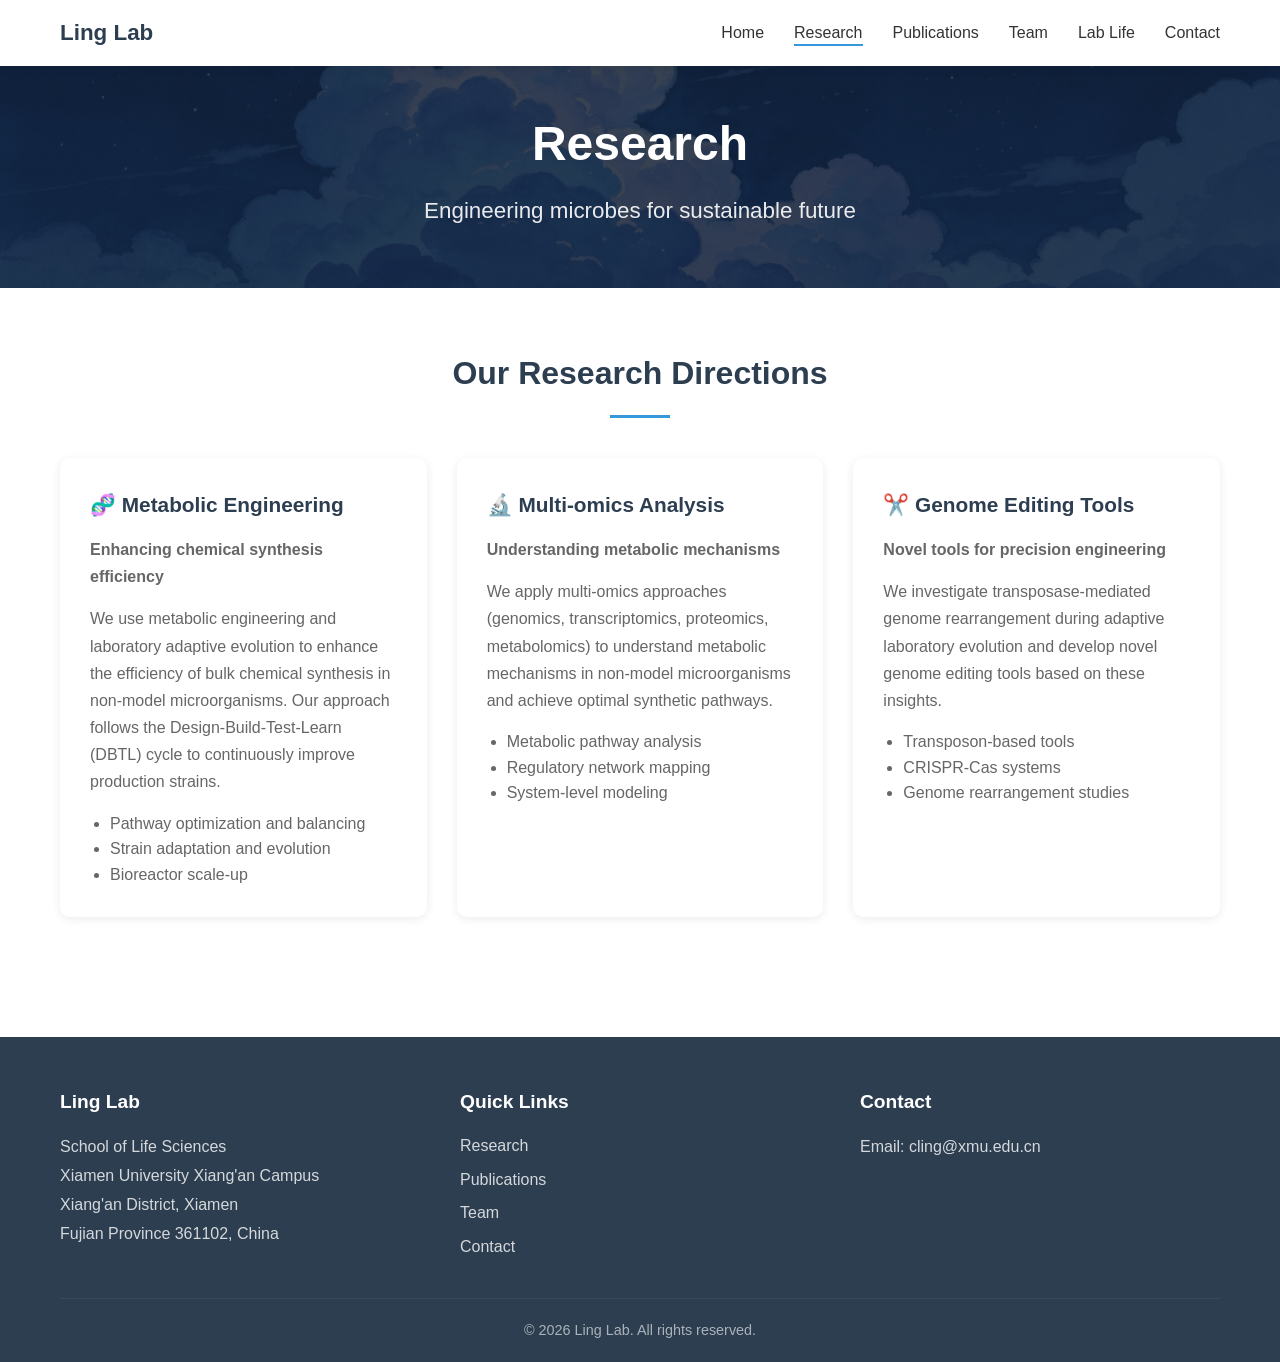
<file: research.html>
<!DOCTYPE html>
<html lang="en">
<head>
    <meta charset="UTF-8">
    <meta name="viewport" content="width=device-width, initial-scale=1.0">
    <title>Research - Ling Lab | Xiamen University</title>
    <meta name="description" content="Research areas of Ling Lab - Synthetic Biology, Metabolic Engineering, Genome Editing">
    <link rel="stylesheet" href="css/style.css?v=20261009g">
    <link rel="preconnect" href="https://fonts.googleapis.com">
    <link rel="preconnect" href="https://fonts.gstatic.com" crossorigin>
    <link href="https://fonts.googleapis.com/css2?family=Inter:wght@300;400;500;600;700&display=swap" rel="stylesheet">
</head>
<body>
    <!-- Navigation -->
    <nav class="navbar">
        <div class="container">
            <div class="nav-brand">
                <a href="index.html">Ling Lab</a>
            </div>
            <ul class="nav-menu">
                <li><a href="index.html">Home</a></li>
                <li><a href="research.html" class="active">Research</a></li>
                <li><a href="publications.html">Publications</a></li>
                <li><a href="team.html">Team</a></li>
                <li><a href="lab-life.html">Lab Life</a></li>
                <li><a href="contact.html">Contact</a></li>
            </ul>
        </div>
    </nav>

    <!-- Hero -->
    <section class="hero hero-bg-night" style="padding: 40px 0;">
        <div class="container">
            <h1>Research</h1>
            <p class="hero-subtitle">Engineering microbes for sustainable future</p>
        </div>
    </section>

    <!-- Research Areas -->
    <section class="section">
        <div class="container">
            <h2>Our Research Directions</h2>
            
            <div class="research-grid" style="margin-top: 40px;">
                <div class="research-card">
                    <h3>🧬 Metabolic Engineering</h3>
                    <p><strong>Enhancing chemical synthesis efficiency</strong></p>
                    <p style="margin-top: 15px;">
                        We use metabolic engineering and laboratory adaptive evolution to enhance the efficiency of bulk chemical synthesis in non-model microorganisms. 
                        Our approach follows the Design-Build-Test-Learn (DBTL) cycle to continuously improve production strains.
                    </p>
                    <ul style="margin-top: 15px; padding-left: 20px; color: var(--text-light);">
                        <li>Pathway optimization and balancing</li>
                        <li>Strain adaptation and evolution</li>
                        <li>Bioreactor scale-up</li>
                    </ul>
                </div>

                <div class="research-card">
                    <h3>🔬 Multi-omics Analysis</h3>
                    <p><strong>Understanding metabolic mechanisms</strong></p>
                    <p style="margin-top: 15px;">
                        We apply multi-omics approaches (genomics, transcriptomics, proteomics, metabolomics) to understand metabolic mechanisms 
                        in non-model microorganisms and achieve optimal synthetic pathways.
                    </p>
                    <ul style="margin-top: 15px; padding-left: 20px; color: var(--text-light);">
                        <li>Metabolic pathway analysis</li>
                        <li>Regulatory network mapping</li>
                        <li>System-level modeling</li>
                    </ul>
                </div>

                <div class="research-card">
                    <h3>✂️ Genome Editing Tools</h3>
                    <p><strong>Novel tools for precision engineering</strong></p>
                    <p style="margin-top: 15px;">
                        We investigate transposase-mediated genome rearrangement during adaptive laboratory evolution and develop novel 
                        genome editing tools based on these insights.
                    </p>
                    <ul style="margin-top: 15px; padding-left: 20px; color: var(--text-light);">
                        <li>Transposon-based tools</li>
                        <li>CRISPR-Cas systems</li>
                        <li>Genome rearrangement studies</li>
                    </ul>
                </div>
            </div>
        </div>
    </section>


    <!-- Footer -->
    <footer class="footer">
        <div class="container">
            <div class="footer-content">
                <div class="footer-section">
                    <h4>Ling Lab</h4>
                    <p>School of Life Sciences<br>Xiamen University Xiang'an Campus<br>Xiang'an District, Xiamen<br>Fujian Province 361102, China</p>
                </div>
                <div class="footer-section">
                    <h4>Quick Links</h4>
                    <ul>
                        <li><a href="research.html">Research</a></li>
                        <li><a href="publications.html">Publications</a></li>
                        <li><a href="team.html">Team</a></li>
                        <li><a href="contact.html">Contact</a></li>
                    </ul>
                </div>
                <div class="footer-section">
                    <h4>Contact</h4>
                    <p>Email: cling@xmu.edu.cn</p>
                </div>
            </div>
            <div class="footer-bottom">
                <p>&copy; 2026 Ling Lab. All rights reserved.</p>
            </div>
        </div>
    </footer>
</body>
</html>
</file>
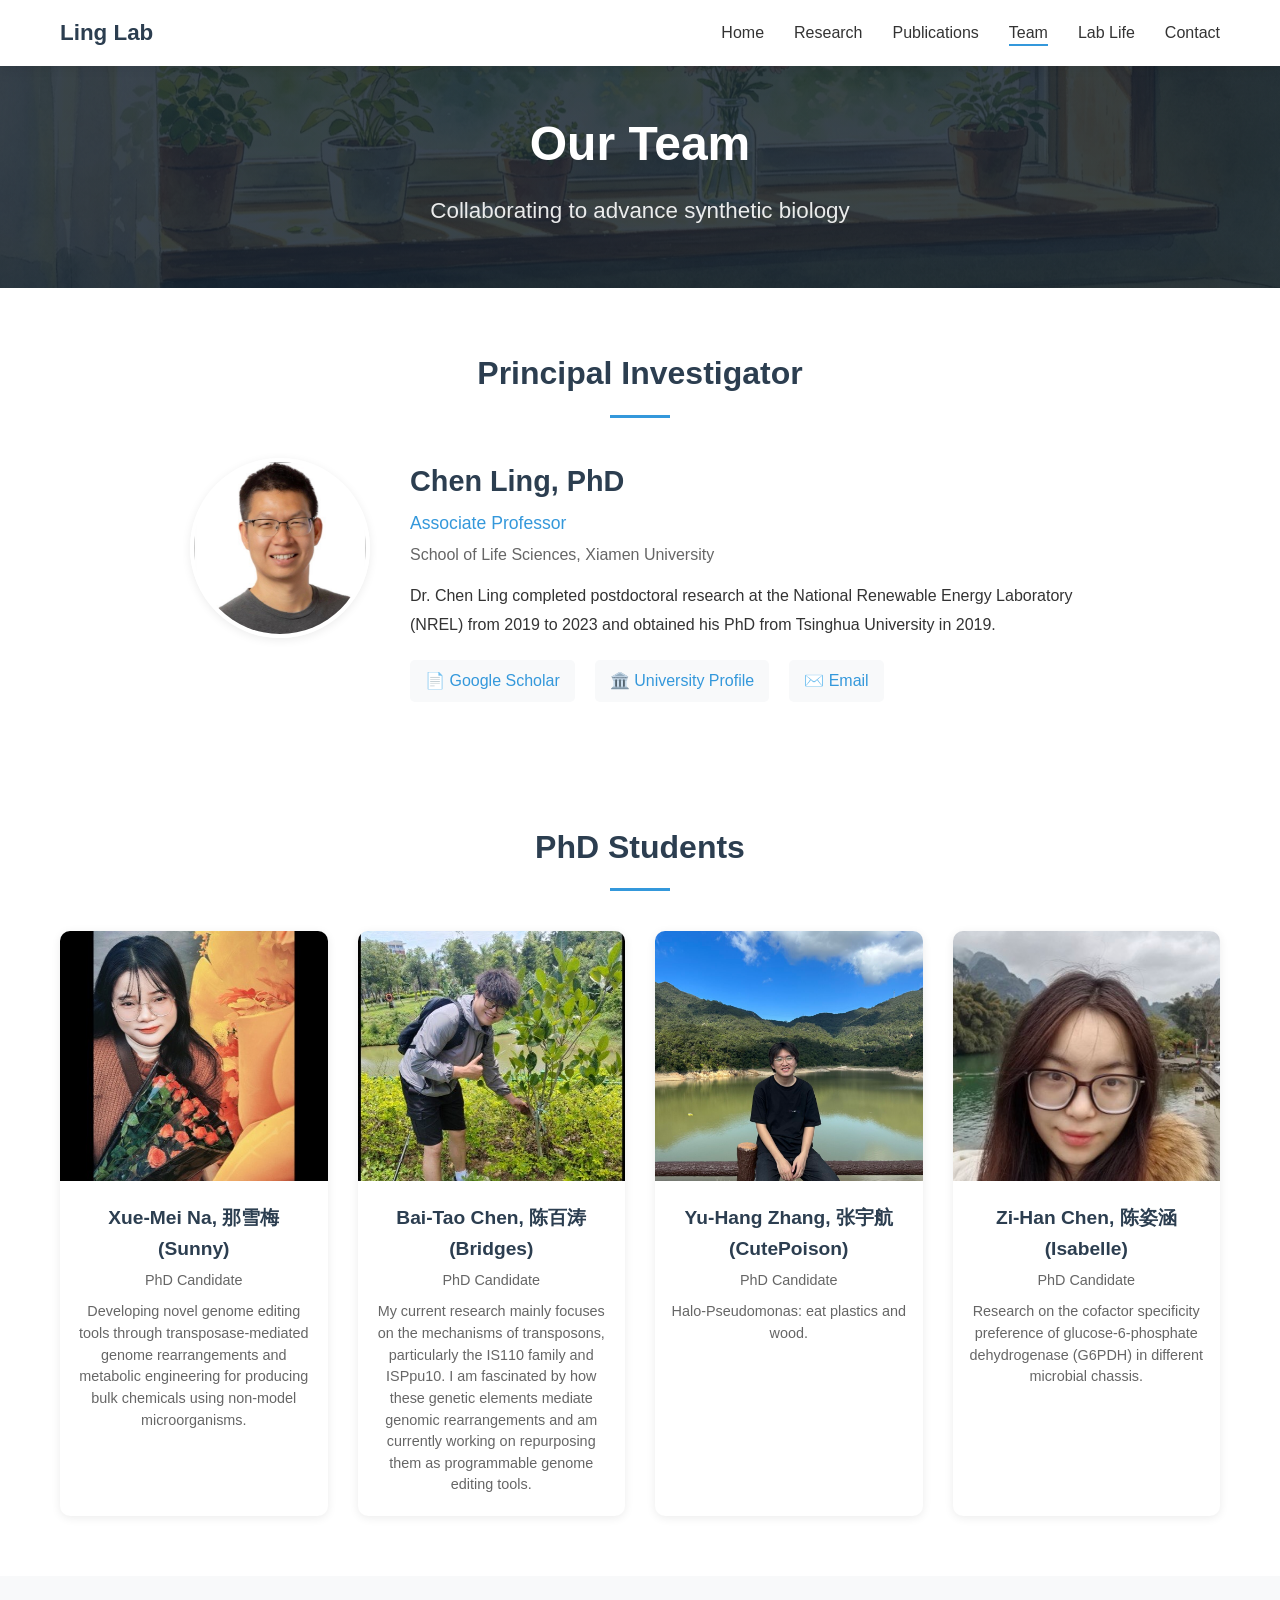
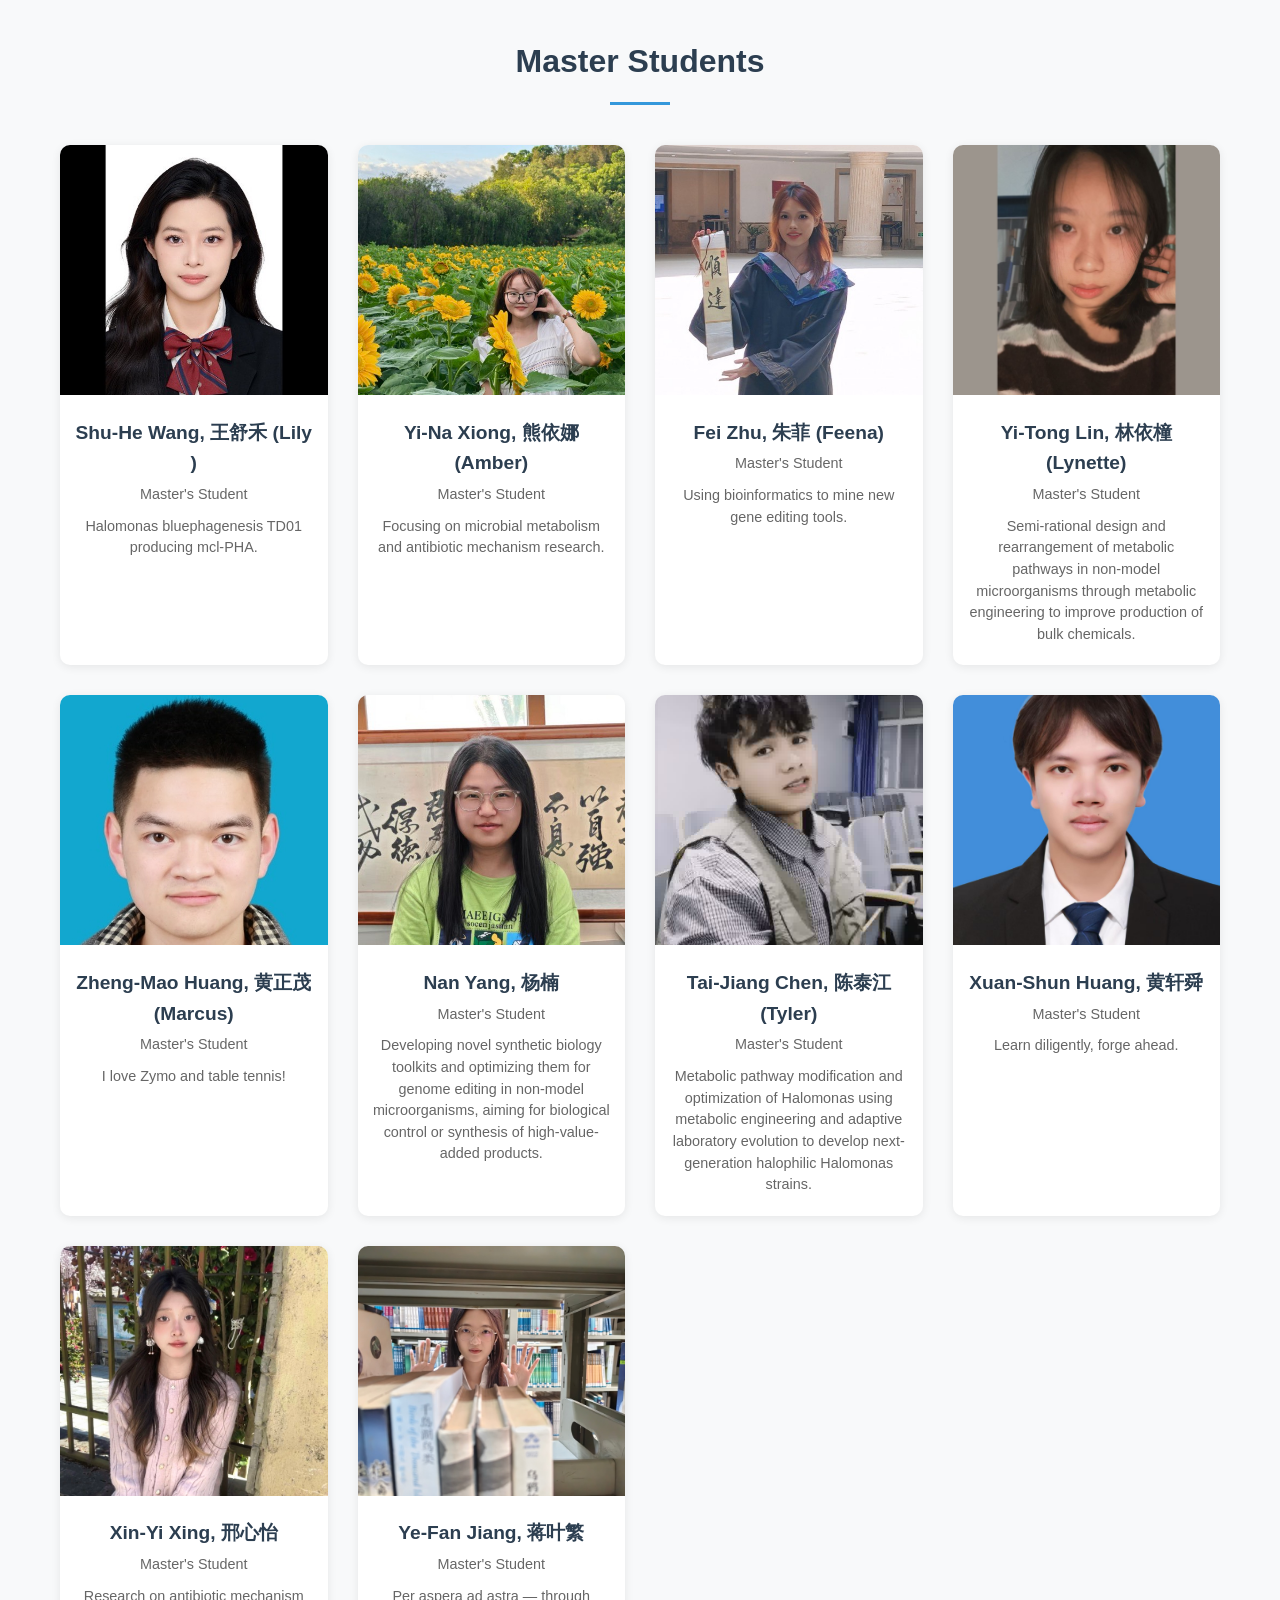
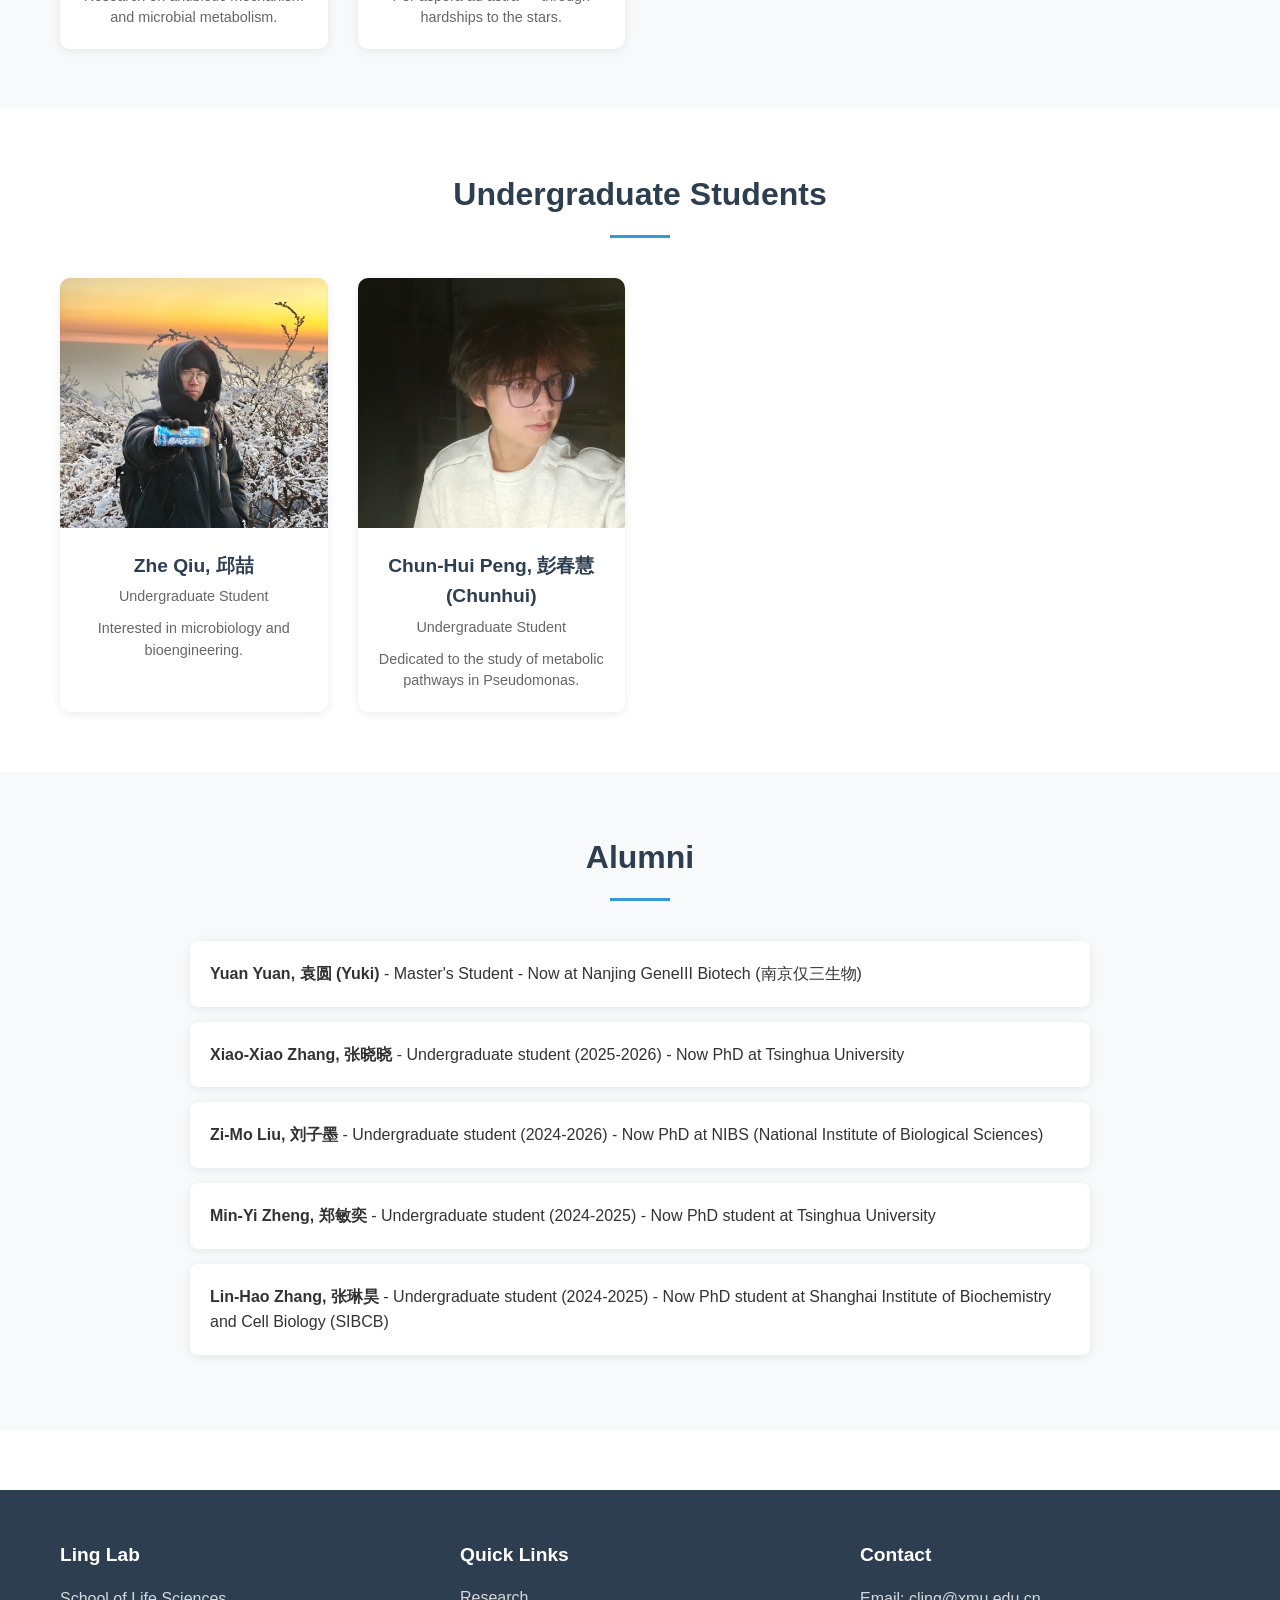
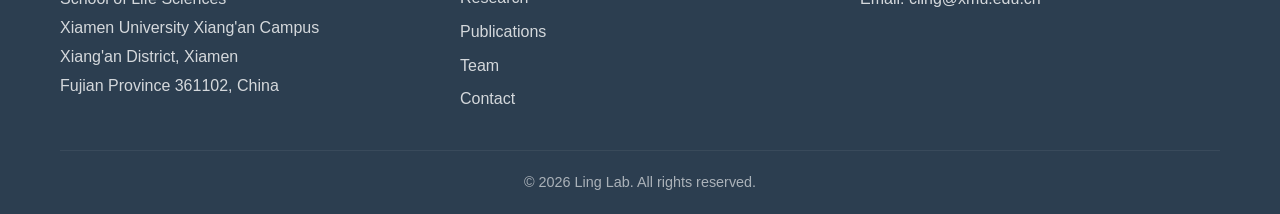
<file: team.html>
<!DOCTYPE html>
<html lang="en">
<head>
    <meta charset="UTF-8">
    <meta name="viewport" content="width=device-width, initial-scale=1.0">
    <title>Team - Ling Lab | Xiamen University</title>
    <meta name="description" content="Team members of Ling Lab at Xiamen University">
    <link rel="stylesheet" href="css/style.css?v=20261009g">
    <link rel="preconnect" href="https://fonts.googleapis.com">
    <link rel="preconnect" href="https://fonts.gstatic.com" crossorigin>
    <link href="https://fonts.googleapis.com/css2?family=Inter:wght@300;400;500;600;700&display=swap" rel="stylesheet">
</head>
<body>
    <!-- Navigation -->
    <nav class="navbar">
        <div class="container">
            <div class="nav-brand">
                <a href="index.html">Ling Lab</a>
            </div>
            <ul class="nav-menu">
                <li><a href="index.html">Home</a></li>
                <li><a href="research.html">Research</a></li>
                <li><a href="publications.html">Publications</a></li>
                <li><a href="team.html" class="active">Team</a></li>
                <li><a href="lab-life.html">Lab Life</a></li>
                <li><a href="contact.html">Contact</a></li>
            </ul>
        </div>
    </nav>

    <!-- Hero Banner -->
    <section class="hero hero-bg-window" style="padding: 40px 0;">
        <div class="container">
            <h1>Our Team</h1>
            <p class="hero-subtitle">Collaborating to advance synthetic biology</p>
        </div>
    </section>

    <!-- Principal Investigator -->
    <section class="section">
        <div class="container">
            <h2>Principal Investigator</h2>
            <div class="pi-section" style="margin-top: 40px;">
                <!-- Placeholder for PI photo - replace with actual image -->
                <img src="images/pi.jpg" alt="Chen Ling" class="pi-avatar">
                <div class="pi-info">
                    <h3>Chen Ling, PhD</h3>
                    <p class="pi-title">Associate Professor </p>
                    <p class="pi-affiliation">School of Life Sciences, Xiamen University</p>
                    <p class="pi-bio">
                        Dr. Chen Ling completed postdoctoral research at the National Renewable Energy Laboratory (NREL) from 2019 to 2023 and obtained his PhD from Tsinghua University in 2019.
                    </p>
                    <div class="pi-links">
                        <a href="https://scholar.google.com/citations?user=_sg0ZJgAAAAJ&hl=en" target="_blank">
                            📄 Google Scholar
                        </a>
                        <a href="https://life.xmu.edu.cn/info/1039/11561.htm" target="_blank">
                            🏛️ University Profile
                        </a>
                        <a href="mailto:cling@xmu.edu.cn">
                            ✉️ Email
                        </a>
                    </div>
                </div>
            </div>
        </div>
    </section>

    <!-- PhD Students -->
    <section class="section">
        <div class="container">
            <h2>PhD Students</h2>
            <div class="team-grid" style="margin-top: 40px;">
                <!-- PhD 1: 那雪梅 -->
                <div class="team-card">
                    <img src="images/sunny.jpg" alt="Sunny" class="team-photo">
                    <h3>Xue-Mei Na, 那雪梅 (Sunny)</h3>
                    <p class="team-role">PhD Candidate</p>
                    <p>Developing novel genome editing tools through transposase-mediated genome rearrangements and metabolic engineering for producing bulk chemicals using non-model microorganisms.</p>
                </div>

                <!-- PhD 2: 张宇航 -->
                <!-- PHD 2: 陈百涛 -->
                <div class="team-card">
                    <img src="images/bridges.jpg" alt="Bridges" class="team-photo">
                    <h3>Bai-Tao Chen, 陈百涛 (Bridges)</h3>
                    <p class="team-role">PhD Candidate</p>
                    <p>My current research mainly focuses on the mechanisms of transposons, particularly the IS110 family and ISPpu10. I am fascinated by how these genetic elements mediate genomic rearrangements and am currently working on repurposing them as programmable genome editing tools.</p>
                </div>
                <div class="team-card">
                    <img src="images/cutepoison.jpg" alt="CutePoison" class="team-photo">
                    <h3>Yu-Hang Zhang, 张宇航 (CutePoison)</h3>
                    <p class="team-role">PhD Candidate</p>
                    <p>Halo-Pseudomonas: eat plastics and wood.</p>
                </div>

                <!-- PhD 4: 陈姿涵 -->
                <div class="team-card">
                    <img src="images/isabelle.jpg" alt="Isabelle" class="team-photo">
                    <h3>Zi-Han Chen, 陈姿涵 (Isabelle)</h3>
                    <p class="team-role">PhD Candidate</p>
                    <p>Research on the cofactor specificity preference of glucose-6-phosphate dehydrogenase (G6PDH) in different microbial chassis.</p>
                </div>
                </div>
            </div>
        </div>
    </section>

    <!-- Master Students -->
    <section class="section section-light">
        <div class="container">
            <h2>Master Students</h2>
            <div class="team-grid" style="margin-top: 40px;">
                <!-- Master 1: 王舒禾 -->
                <div class="team-card">
                    <img src="images/lily.jpg" alt="Lily" class="team-photo">
                    <h3>Shu-He Wang, 王舒禾 (Lily )</h3>
                    <p class="team-role">Master's Student</p>
                    <p>Halomonas bluephagenesis TD01 producing mcl-PHA.</p>
                </div>

                <!-- Master 3: 熊依娜 -->
                <div class="team-card">
                    <img src="images/amber.jpg" alt="Amber" class="team-photo">
                    <h3>Yi-Na Xiong, 熊依娜 (Amber)</h3>
                    <p class="team-role">Master's Student</p>
                    <p>Focusing on microbial metabolism and antibiotic mechanism research.</p>
                </div>

                <!-- Master 4: 朱菲 -->
                <div class="team-card">
                    <img src="images/feena.jpg" alt="Feena" class="team-photo">
                    <h3>Fei Zhu, 朱菲 (Feena)</h3>
                    <p class="team-role">Master's Student</p>
                    <p>Using bioinformatics to mine new gene editing tools.</p>
                </div>

                <!-- Master 5: 林依橦 -->
                <div class="team-card">
                    <img src="images/lynette.jpg" alt="Lynette" class="team-photo">
                    <h3>Yi-Tong Lin, 林依橦 (Lynette)</h3>
                    <p class="team-role">Master's Student</p>
                    <p>Semi-rational design and rearrangement of metabolic pathways in non-model microorganisms through metabolic engineering to improve production of bulk chemicals.</p>
                </div>

                <!-- Master 6: 黄正茂 -->
                <div class="team-card">
                    <img src="images/marcus.jpg" alt="Marcus" class="team-photo">
                    <h3>Zheng-Mao Huang, 黄正茂 (Marcus)</h3>
                    <p class="team-role">Master's Student</p>
                    <p>I love Zymo and table tennis!</p>
                </div>

                <!-- Master 7: 陈泰江 -->
                <!-- MASTER 2: 杨楠 -->
                <div class="team-card">
                    <img src="images/nanyang.jpg" alt="Nan Yang" class="team-photo">
                    <h3>Nan Yang, 杨楠</h3>
                    <p class="team-role">Master's Student</p>
                    <p>Developing novel synthetic biology toolkits and optimizing them for genome editing in non-model microorganisms, aiming for biological control or synthesis of high-value-added products.</p>
                </div>
                <div class="team-card">
                    <img src="images/tyler.jpg" alt="Tyler" class="team-photo">
                    <h3>Tai-Jiang Chen, 陈泰江 (Tyler)</h3>
                    <p class="team-role">Master's Student</p>
                    <p>Metabolic pathway modification and optimization of Halomonas using metabolic engineering and adaptive laboratory evolution to develop next-generation halophilic Halomonas strains.</p>
                </div>

                <!-- Master 8: 黄轩舜 -->
                <div class="team-card">
                    <img src="images/huangxuanshun.jpg" alt="Xuan-Shun Huang" class="team-photo">
                    <h3>Xuan-Shun Huang, 黄轩舜</h3>
                    <p class="team-role">Master's Student</p>
                    <p>Learn diligently, forge ahead.</p>
                </div>

                <!-- Master 9: 邢心怡 -->
                <div class="team-card">
                    <img src="images/xingxinyi.jpg" alt="Xin-Yi Xing" class="team-photo">
                    <h3>Xin-Yi Xing, 邢心怡</h3>
                    <p class="team-role">Master's Student</p>
                    <p>Research on antibiotic mechanism and microbial metabolism.</p>
                </div>

                <!-- Master 10: 蒋叶繁 -->
                <div class="team-card">
                    <img src="images/jiangyefan.jpg" alt="Ye-Fan Jiang" class="team-photo">
                    <h3>Ye-Fan Jiang, 蒋叶繁</h3>
                    <p class="team-role">Master's Student</p>
                    <p>Per aspera ad astra — through hardships to the stars.</p>
                </div>
            </div>
        </div>
    </section>

    <!-- Undergraduate Students -->
    <section class="section">
        <div class="container">
            <h2>Undergraduate Students</h2>
            <div class="team-grid" style="margin-top: 40px;">
                <!-- Undergraduate 1: 邱喆 -->
                <div class="team-card">
                    <img src="images/zheqiu.jpg" alt="ZheQiu" class="team-photo">
                    <h3>Zhe Qiu, 邱喆</h3>
                    <p class="team-role">Undergraduate Student</p>
                    <p>Interested in microbiology and bioengineering.</p>
                </div>

                <!-- Undergraduate 2: 彭春慧 -->
                <div class="team-card">
                    <img src="images/chunhui.jpg" alt="Chunhui" class="team-photo">
                    <h3>Chun-Hui Peng, 彭春慧 (Chunhui)</h3>
                    <p class="team-role">Undergraduate Student</p>
                    <p>Dedicated to the study of metabolic pathways in Pseudomonas.</p>
                </div>
            </div>
        </div>
    </section>

    <!-- Alumni -->
    <section class="section section-light">
        <div class="container">
            <h2>Alumni</h2>
            <div class="pub-list" style="margin-top: 30px;">
                <div class="pub-item">
                    <p><strong>Yuan Yuan, 袁圆 (Yuki)</strong> - Master's Student - Now at Nanjing GeneIII Biotech (南京仅三生物)</p>
                </div>
                <div class="pub-item">
                    <p><strong>Xiao-Xiao Zhang, 张晓晓</strong> - Undergraduate student (2025-2026) - Now PhD at Tsinghua University</p>
                </div>
                <div class="pub-item">
                    <p><strong>Zi-Mo Liu, 刘子墨</strong> - Undergraduate student (2024-2026) - Now PhD at NIBS (National Institute of Biological Sciences)</p>
                </div>
                <div class="pub-item">
                    <p><strong>Min-Yi Zheng, 郑敏奕</strong> - Undergraduate student (2024-2025) - Now PhD student at Tsinghua University</p>
                </div>
                <div class="pub-item">
                    <p><strong>Lin-Hao Zhang, 张琳昊</strong> - Undergraduate student (2024-2025) - Now PhD student at Shanghai Institute of Biochemistry and Cell Biology (SIBCB)</p>
                </div>
            </div>
        </div>
    </section>

    <!-- Footer -->
    <footer class="footer">
        <div class="container">
            <div class="footer-content">
                <div class="footer-section">
                    <h4>Ling Lab</h4>
                    <p>School of Life Sciences<br>Xiamen University Xiang'an Campus<br>Xiang'an District, Xiamen<br>Fujian Province 361102, China</p>
                </div>
                <div class="footer-section">
                    <h4>Quick Links</h4>
                    <ul>
                        <li><a href="research.html">Research</a></li>
                        <li><a href="publications.html">Publications</a></li>
                        <li><a href="team.html">Team</a></li>
                        <li><a href="contact.html">Contact</a></li>
                    </ul>
                </div>
                <div class="footer-section">
                    <h4>Contact</h4>
                    <p>Email: cling@xmu.edu.cn</p>
                </div>
            </div>
            <div class="footer-bottom">
                <p>&copy; 2026 Ling Lab. All rights reserved.</p>
            </div>
        </div>
    </footer>
</body>
</html>
</file>
<file: css/style.css>
/* =====================
   Base Styles
   ===================== */
:root {
    --primary-color: #2c3e50;
    --secondary-color: #3498db;
    --accent-color: #e74c3c;
    --bg-color: #ffffff;
    --bg-light: #f8f9fa;
    --text-color: #333333;
    --text-light: #666666;
    --border-color: #e1e8ed;
    --shadow: 0 2px 10px rgba(0,0,0,0.08);
    --shadow-hover: 0 4px 20px rgba(0,0,0,0.12);
}

* {
    margin: 0;
    padding: 0;
    box-sizing: border-box;
}

body {
    font-family: 'Segoe UI', 'Roboto', 'Helvetica Neue', Arial, sans-serif;
    line-height: 1.6;
    color: var(--text-color);
    background-color: var(--bg-color);
}

.container {
    max-width: 1200px;
    margin: 0 auto;
    padding: 0 20px;
}

a {
    color: var(--secondary-color);
    text-decoration: none;
    transition: color 0.2s ease;
}

a:hover {
    color: var(--primary-color);
}

/* =====================
   Navigation
   ===================== */
.navbar {
    background: white;
    box-shadow: var(--shadow);
    position: sticky;
    top: 0;
    z-index: 1000;
}

.navbar .container {
    display: flex;
    justify-content: space-between;
    align-items: center;
    padding: 15px 20px;
}

.nav-brand {
    font-size: 1.4rem;
    font-weight: 600;
    color: var(--primary-color);
}

.nav-brand a {
    color: var(--primary-color);
}

.nav-menu {
    display: flex;
    list-style: none;
    gap: 30px;
}

.nav-menu a {
    color: var(--text-color);
    font-weight: 500;
    padding: 5px 0;
    position: relative;
}

.nav-menu a::after {
    content: '';
    position: absolute;
    bottom: 0;
    left: 0;
    width: 0;
    height: 2px;
    background: var(--secondary-color);
    transition: width 0.3s ease;
}

.nav-menu a:hover::after,
.nav-menu a.active::after {
    width: 100%;
}

/* =====================
   Hero Section
   ===================== */
.hero {
    background: linear-gradient(135deg, var(--primary-color) 0%, #34495e 100%);
    color: white;
    padding: 80px 0;
    text-align: center;
}

.hero-home {
    background: var(--bg-light);
    padding: 40px 0;
}

.hero-bg-night {
    background: linear-gradient(rgba(15, 30, 48, 0.82), rgba(15, 30, 48, 0.82)), url('../images/bg-night-sky.jpg') center/cover no-repeat;
}

.hero-bg-window {
    background: linear-gradient(rgba(15, 30, 48, 0.82), rgba(15, 30, 48, 0.82)), url('../images/bg-lab-window.jpg') center/cover no-repeat;
}

.hero-bg-coast {
    background: linear-gradient(rgba(15, 30, 48, 0.82), rgba(15, 30, 48, 0.82)), url('../images/bg-coast-sunset.jpg') center/cover no-repeat;
}

.hero-banner {
    background: linear-gradient(rgba(15, 30, 48, 0.75), rgba(15, 30, 48, 0.75)), url('../images/banner-mountain-sea.jpg') center/cover no-repeat;
    border-radius: 12px;
    padding: 80px 20px;
}

.hero h1 {
    font-size: 3rem;
    margin-bottom: 10px;
    font-weight: 700;
}

.hero-subtitle {
    font-size: 1.4rem;
    opacity: 0.9;
    margin-bottom: 20px;
}

.hero-description {
    max-width: 700px;
    margin: 0 auto 30px;
    font-size: 1.1rem;
    opacity: 0.85;
    line-height: 1.8;
}

.hero-buttons {
    display: flex;
    gap: 15px;
    justify-content: center;
}

.btn {
    padding: 12px 30px;
    border-radius: 5px;
    font-weight: 500;
    transition: all 0.3s ease;
    display: inline-block;
}

.btn-primary {
    background: var(--secondary-color);
    color: white;
}

.btn-primary:hover {
    background: #2980b9;
    color: white;
}

.btn-secondary {
    background: transparent;
    border: 2px solid white;
    color: white;
}

.btn-secondary:hover {
    background: white;
    color: var(--primary-color);
}

/* =====================
   Sections
   ===================== */
.section {
    padding: 60px 0;
}

.section h2 {
    font-size: 2rem;
    color: var(--primary-color);
    margin-bottom: 40px;
    text-align: center;
    position: relative;
}

.section h2::after {
    content: '';
    display: block;
    width: 60px;
    height: 3px;
    background: var(--secondary-color);
    margin: 15px auto 0;
}

.section-light {
    background: var(--bg-light);
}

/* =====================
   Research Cards
   ===================== */
.research-grid {
    display: grid;
    grid-template-columns: repeat(auto-fit, minmax(300px, 1fr));
    gap: 30px;
    margin-top: 30px;
}

.research-card {
    background: white;
    padding: 30px;
    border-radius: 10px;
    box-shadow: var(--shadow);
    transition: transform 0.3s ease, box-shadow 0.3s ease;
}

.research-card:hover {
    transform: translateY(-5px);
    box-shadow: var(--shadow-hover);
}

.research-card h3 {
    color: var(--primary-color);
    margin-bottom: 15px;
    font-size: 1.3rem;
}

.research-card p {
    color: var(--text-light);
    line-height: 1.7;
}

/* =====================
   PI Section
   ===================== */
.pi-section {
    display: flex;
    gap: 40px;
    align-items: flex-start;
    max-width: 900px;
    margin: 0 auto;
}

.pi-avatar {
    width: 180px;
    height: 180px;
    border-radius: 50%;
    object-fit: cover;
    border: 4px solid white;
    box-shadow: var(--shadow);
    flex-shrink: 0;
}

.pi-info {
    flex: 1;
}

.pi-info h3 {
    font-size: 1.8rem;
    color: var(--primary-color);
    margin-bottom: 5px;
}

.pi-title {
    font-size: 1.1rem;
    color: var(--secondary-color);
    font-weight: 500;
    margin-bottom: 5px;
}

.pi-affiliation {
    color: var(--text-light);
    margin-bottom: 15px;
}

.pi-bio {
    line-height: 1.8;
    margin-bottom: 20px;
    color: var(--text-color);
}

.pi-links {
    display: flex;
    gap: 20px;
    flex-wrap: wrap;
}

.pi-links a {
    display: inline-flex;
    align-items: center;
    gap: 5px;
    padding: 8px 15px;
    background: var(--bg-light);
    border-radius: 5px;
    font-weight: 500;
    transition: all 0.2s ease;
}

.pi-links a:hover {
    background: var(--secondary-color);
    color: white;
}

/* =====================
   Team Section
   ===================== */
.team-grid {
    display: grid;
    grid-template-columns: repeat(auto-fill, minmax(250px, 1fr));
    gap: 30px;
}

.team-card {
    background: white;
    border-radius: 10px;
    overflow: hidden;
    box-shadow: var(--shadow);
    transition: transform 0.3s ease, box-shadow 0.3s ease;
    text-align: center;
    padding-bottom: 20px;
}

.team-card:hover {
    transform: translateY(-5px);
    box-shadow: var(--shadow-hover);
}

.team-photo {
    width: 100%;
    height: 250px;
    object-fit: cover;
    background: var(--bg-light);
}

.team-card h3 {
    font-size: 1.2rem;
    color: var(--primary-color);
    margin: 15px 0 5px;
    padding: 0 15px;
}

.team-role {
    color: var(--secondary-color);
    font-weight: 500;
    margin-bottom: 10px;
    padding: 0 15px;
}

.team-card p {
    color: var(--text-light);
    font-size: 0.9rem;
    padding: 0 15px;
    line-height: 1.5;
}

.team-card .team-links {
    margin-top: 15px;
    padding: 0 15px;
}

.team-card .team-links a {
    font-size: 0.85rem;
    margin: 0 8px;
}

/* =====================
   Publications
   ===================== */
.pub-list {
    max-width: 900px;
    margin: 0 auto;
}

.pub-year {
    font-size: 1.5rem;
    color: var(--primary-color);
    margin: 40px 0 20px;
    padding-bottom: 10px;
    border-bottom: 2px solid var(--border-color);
}

.pub-year:first-child {
    margin-top: 0;
}

.pub-item {
    background: white;
    padding: 20px;
    border-radius: 8px;
    margin-bottom: 15px;
    box-shadow: var(--shadow);
    transition: transform 0.2s ease;
}

.pub-item:hover {
    transform: translateX(5px);
}

.pub-item h3 {
    font-size: 1.1rem;
    color: var(--primary-color);
    margin-bottom: 8px;
    line-height: 1.5;
}

.pub-authors {
    color: var(--text-color);
    margin-bottom: 5px;
}

.pub-journal {
    color: var(--text-light);
    font-style: italic;
    margin-bottom: 10px;
}

.pub-links {
    display: flex;
    gap: 15px;
}

.pub-links a {
    font-size: 0.9rem;
    font-weight: 500;
}

/* =====================
   News
   ===================== */
.news-list {
    max-width: 800px;
    margin: 0 auto;
}

.news-item {
    display: flex;
    gap: 20px;
    padding: 20px 0;
    border-bottom: 1px solid var(--border-color);
}

.news-item:last-child {
    border-bottom: none;
}

.news-date {
    color: var(--secondary-color);
    font-weight: 600;
    min-width: 80px;
}

.news-item p {
    flex: 1;
    color: var(--text-color);
}

/* =====================
   Contact
   ===================== */
.contact-grid {
    display: grid;
    grid-template-columns: repeat(auto-fit, minmax(300px, 1fr));
    gap: 40px;
    max-width: 1000px;
    margin: 0 auto;
}

.contact-card {
    background: white;
    padding: 30px;
    border-radius: 10px;
    box-shadow: var(--shadow);
    text-align: center;
}

.contact-card h3 {
    color: var(--primary-color);
    margin-bottom: 15px;
    font-size: 1.3rem;
}

.contact-card p {
    color: var(--text-light);
    margin-bottom: 10px;
}

.contact-card a {
    font-weight: 500;
}

/* =====================
   Footer
   ===================== */
.footer {
    background: var(--primary-color);
    color: white;
    padding: 50px 0 20px;
    margin-top: 60px;
}

.footer-content {
    display: grid;
    grid-template-columns: repeat(auto-fit, minmax(200px, 1fr));
    gap: 40px;
    margin-bottom: 30px;
}

.footer-section h4 {
    font-size: 1.2rem;
    margin-bottom: 15px;
}

.footer-section p {
    opacity: 0.8;
    line-height: 1.8;
}

.footer-section ul {
    list-style: none;
}

.footer-section ul li {
    margin-bottom: 8px;
}

.footer-section ul a {
    color: white;
    opacity: 0.8;
    transition: opacity 0.2s ease;
}

.footer-section ul a:hover {
    opacity: 1;
}

.footer-bottom {
    text-align: center;
    padding-top: 20px;
    border-top: 1px solid rgba(255,255,255,0.1);
    opacity: 0.6;
    font-size: 0.9rem;
}

/* =====================
   Responsive
   ===================== */
@media (max-width: 768px) {
    .hero h1 {
        font-size: 2rem;
    }
    
    .hero-subtitle {
        font-size: 1.1rem;
    }
    
    .nav-menu {
        gap: 15px;
    }
    
    .pi-section {
        flex-direction: column;
        text-align: center;
    }
    
    .pi-avatar {
        margin: 0 auto;
    }
    
    .pi-links {
        justify-content: center;
    }
    
    .team-grid {
        grid-template-columns: repeat(auto-fill, minmax(200px, 1fr));
    }
}

@media (max-width: 480px) {
    .navbar .container {
        flex-direction: column;
        gap: 15px;
    }
    
    .nav-menu {
        flex-wrap: wrap;
        justify-content: center;
    }
    
    .hero {
        padding: 50px 0;
    }
    
    .section {
        padding: 40px 0;
    }
}

/* =====================
   Map Styles
   ===================== */
.map-container {
    position: relative;
    width: 100%;
    height: 400px;
    border-radius: 10px;
    overflow: hidden;
    box-shadow: var(--shadow);
    margin-bottom: 20px;
}

.map-container iframe {
    width: 100%;
    height: 100%;
    border: none;
}

/* Contact Grid */
.contact-grid {
    display: grid;
    grid-template-columns: repeat(auto-fit, minmax(250px, 1fr));
    gap: 30px;
    margin-top: 40px;
}

.contact-card {
    background: var(--bg-light);
    padding: 30px;
    border-radius: 10px;
    box-shadow: var(--shadow);
    transition: transform 0.3s ease, box-shadow 0.3s ease;
}

.contact-card:hover {
    transform: translateY(-5px);
    box-shadow: var(--shadow-hover);
}

.contact-card h3 {
    color: var(--primary-color);
    margin-bottom: 15px;
    font-size: 1.3rem;
}

.contact-card p {
    margin-bottom: 10px;
    line-height: 1.6;
}

.contact-card a {
    color: var(--secondary-color);
    text-decoration: none;
}

.contact-card a:hover {
    text-decoration: underline;
}
</file>
